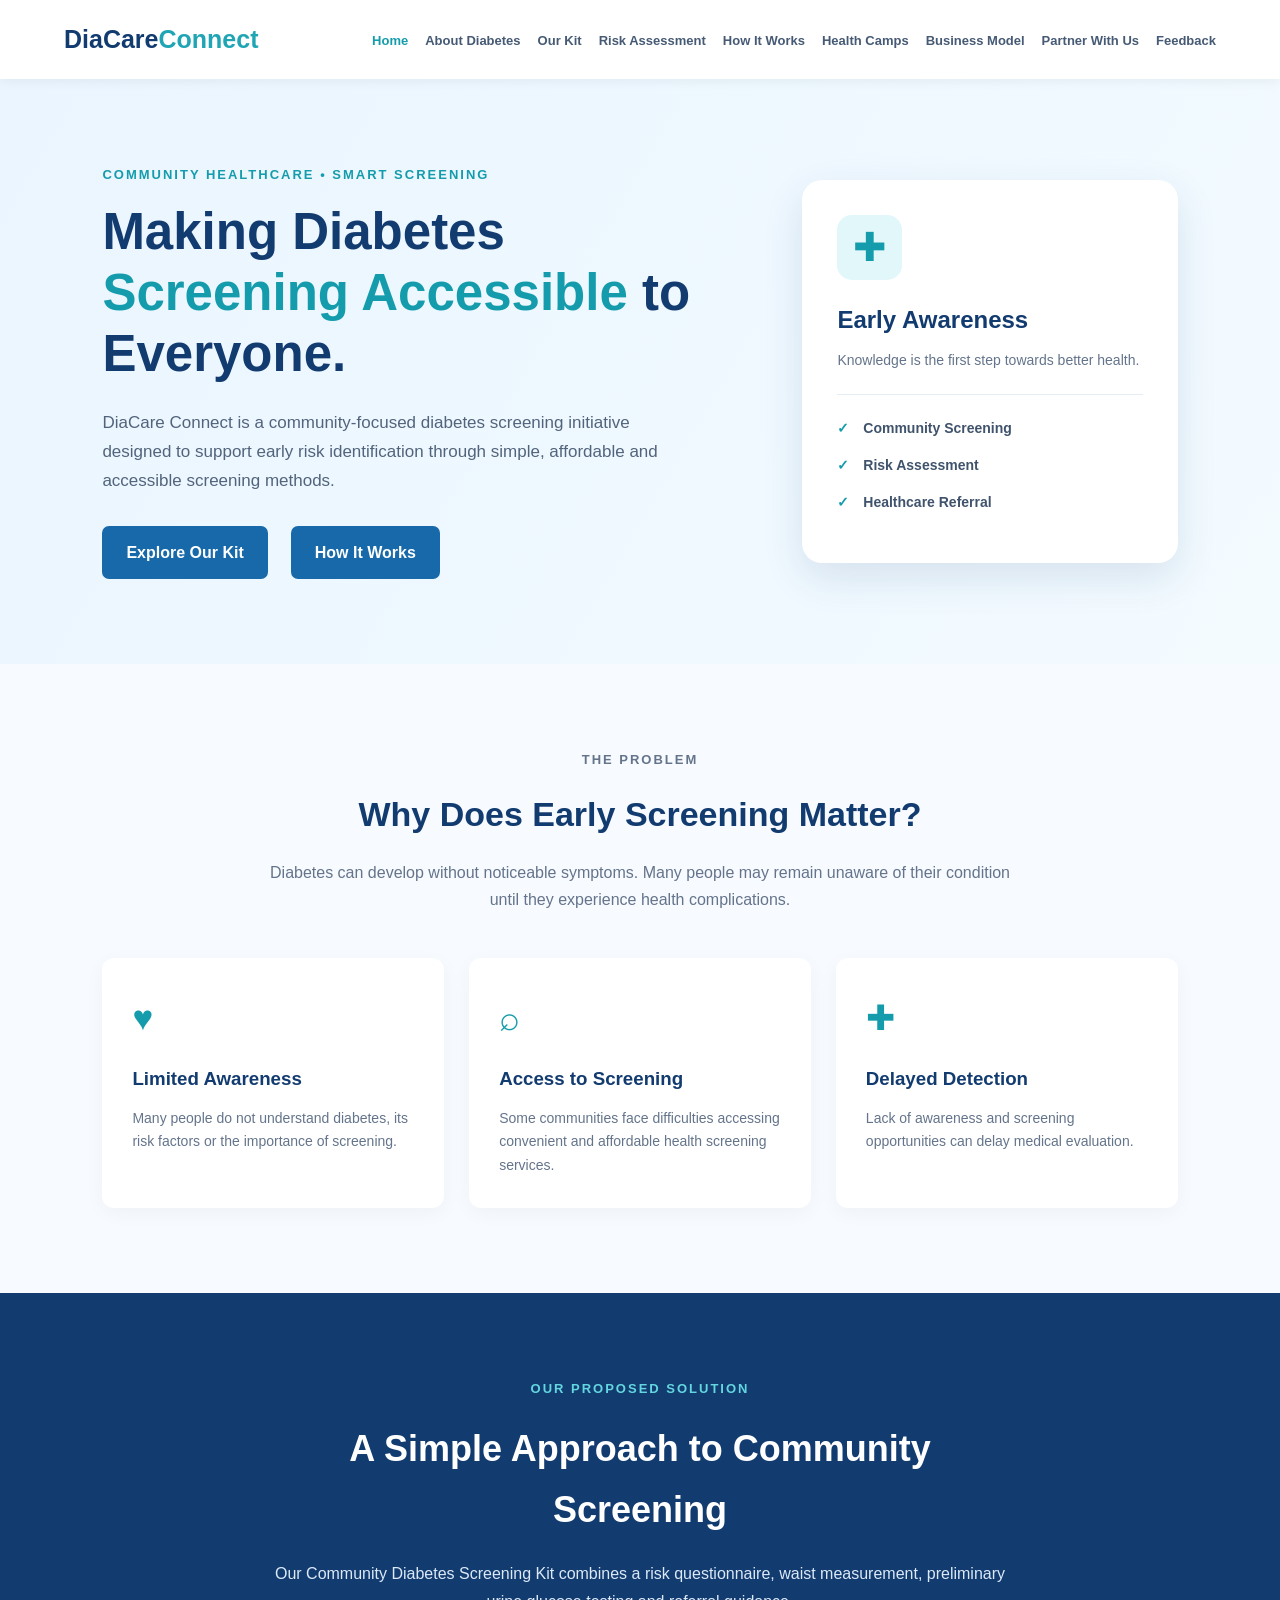
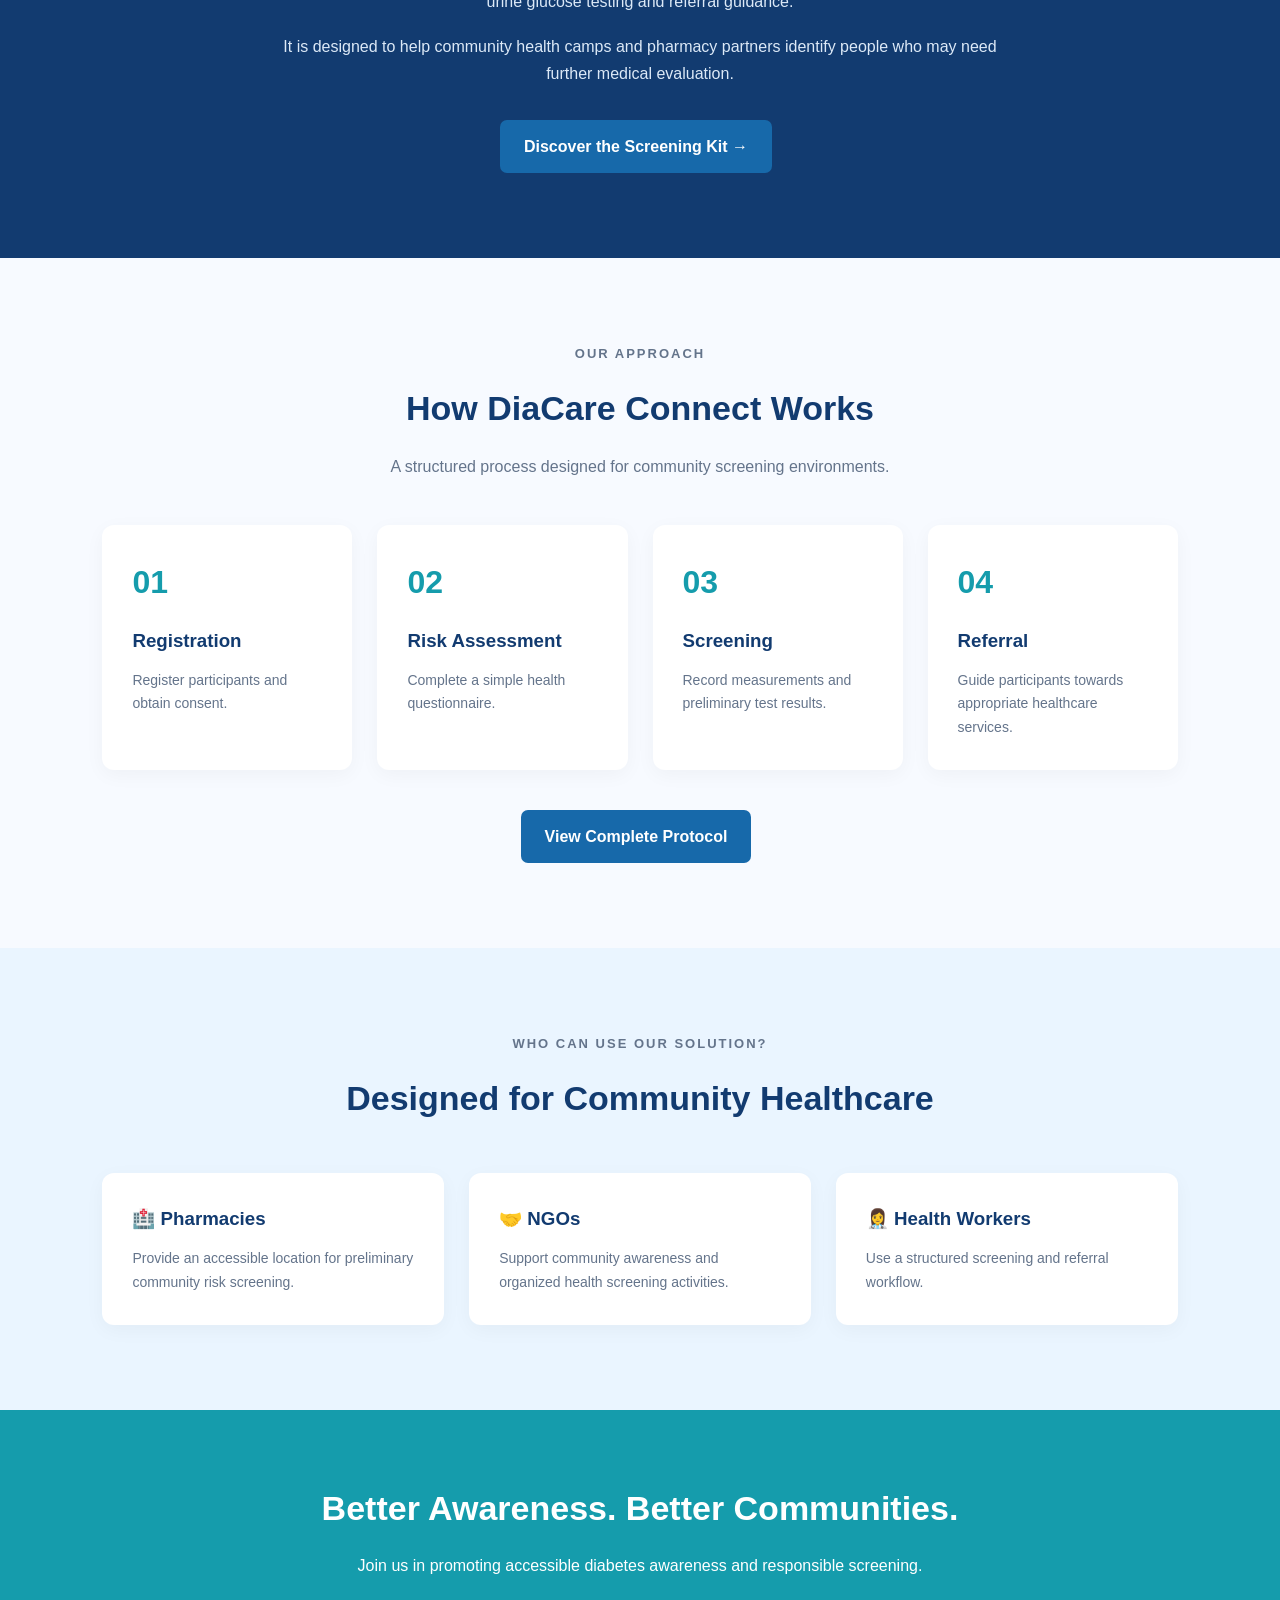
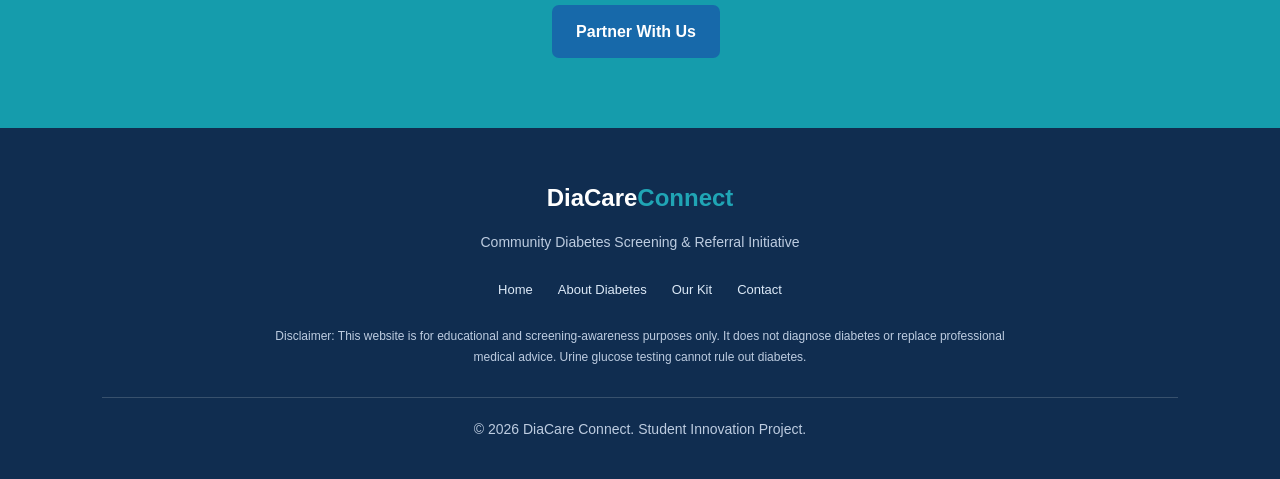
<file: index.html>
<!DOCTYPE html>
<html lang="en">
<head>
    <meta charset="UTF-8">
    <meta name="viewport" content="width=device-width, initial-scale=1.0">
    <title>DiaCare Connect | Home</title>
    <link rel="stylesheet" href="style.css">
</head>

<body>

    <!-- Navigation Bar -->
    <header>
        <nav class="navbar">
            <a href="index.html" class="logo">
                DiaCare<span>Connect</span>
            </a>

            <ul class="nav-links">
                <li><a href="index.html" class="active">Home</a></li>
                <li><a href="diabetes.html">About Diabetes</a></li>
                <li><a href="kit.html">Our Kit</a></li>
                <li><a href="assessment.html">Risk Assessment</a></li>
                <li><a href="protocol.html">How It Works</a></li>
                <li><a href="camps.html">Health Camps</a></li>
                <li><a href="business.html">Business Model</a></li>
                <li><a href="partner.html">Partner With Us</a></li>
                <li><a href="feedback.html">Feedback</a></li>
            </ul>
        </nav>
    </header>


    <!-- Hero Section -->
    <section class="hero">

        <div class="hero-content">

            <p class="tagline">COMMUNITY HEALTHCARE • SMART SCREENING</p>

            <h1>
                Making Diabetes
                <span>Screening Accessible</span>
                to Everyone.
            </h1>

            <p class="hero-description">
                DiaCare Connect is a community-focused diabetes
                screening initiative designed to support early
                risk identification through simple, affordable
                and accessible screening methods.
            </p>

            <div class="hero-buttons">
                <a href="kit.html" class="btn primary-btn">
                    Explore Our Kit
                </a>

                <a href="protocol.html" class="btn secondary-btn">
                    How It Works
                </a>
            </div>

        </div>

        <div class="hero-visual">

            <div class="medical-card">
                <div class="medical-icon">✚</div>
                <h2>Early Awareness</h2>
                <p>Knowledge is the first step towards better health.</p>

                <div class="card-divider"></div>

                <div class="feature">
                    <span>✓</span>
                    Community Screening
                </div>

                <div class="feature">
                    <span>✓</span>
                    Risk Assessment
                </div>

                <div class="feature">
                    <span>✓</span>
                    Healthcare Referral
                </div>
            </div>

        </div>

    </section>


    <!-- Problem Section -->
    <section class="section">

        <div class="section-heading">
            <p class="tagline">THE PROBLEM</p>

            <h2>Why Does Early Screening Matter?</h2>

            <p>
                Diabetes can develop without noticeable symptoms.
                Many people may remain unaware of their condition
                until they experience health complications.
            </p>
        </div>

        <div class="info-grid">

            <div class="info-card">
                <div class="info-icon">♥</div>
                <h3>Limited Awareness</h3>
                <p>
                    Many people do not understand diabetes,
                    its risk factors or the importance of screening.
                </p>
            </div>

            <div class="info-card">
                <div class="info-icon">⌕</div>
                <h3>Access to Screening</h3>
                <p>
                    Some communities face difficulties accessing
                    convenient and affordable health screening services.
                </p>
            </div>

            <div class="info-card">
                <div class="info-icon">✚</div>
                <h3>Delayed Detection</h3>
                <p>
                    Lack of awareness and screening opportunities
                    can delay medical evaluation.
                </p>
            </div>

        </div>

    </section>


    <!-- Our Solution -->
    <section class="solution-section">

        <div class="solution-content">

            <p class="tagline">OUR PROPOSED SOLUTION</p>

            <h2>A Simple Approach to Community Screening</h2>

            <p>
                Our Community Diabetes Screening Kit combines
                a risk questionnaire, waist measurement,
                preliminary urine glucose testing and
                referral guidance.
            </p>

            <p>
                It is designed to help community health camps
                and pharmacy partners identify people who
                may need further medical evaluation.
            </p>

            <a href="kit.html" class="btn primary-btn">
                Discover the Screening Kit →
            </a>

        </div>

    </section>


    <!-- Process Overview -->
    <section class="section">

        <div class="section-heading">

            <p class="tagline">OUR APPROACH</p>

            <h2>How DiaCare Connect Works</h2>

            <p>
                A structured process designed for community
                screening environments.
            </p>

        </div>

        <div class="process-grid">

            <div class="process-card">
                <span class="step-number">01</span>
                <h3>Registration</h3>
                <p>Register participants and obtain consent.</p>
            </div>

            <div class="process-card">
                <span class="step-number">02</span>
                <h3>Risk Assessment</h3>
                <p>Complete a simple health questionnaire.</p>
            </div>

            <div class="process-card">
                <span class="step-number">03</span>
                <h3>Screening</h3>
                <p>Record measurements and preliminary test results.</p>
            </div>

            <div class="process-card">
                <span class="step-number">04</span>
                <h3>Referral</h3>
                <p>Guide participants towards appropriate healthcare services.</p>
            </div>

        </div>

        <div class="center-button">
            <a href="protocol.html" class="btn primary-btn">
                View Complete Protocol
            </a>
        </div>

    </section>


    <!-- Target Users -->
    <section class="target-section">

        <div class="section-heading">

            <p class="tagline">WHO CAN USE OUR SOLUTION?</p>

            <h2>Designed for Community Healthcare</h2>

        </div>

        <div class="target-grid">

            <div class="target-card">
                <h3>🏥 Pharmacies</h3>
                <p>
                    Provide an accessible location for
                    preliminary community risk screening.
                </p>
            </div>

            <div class="target-card">
                <h3>🤝 NGOs</h3>
                <p>
                    Support community awareness and
                    organized health screening activities.
                </p>
            </div>

            <div class="target-card">
                <h3>👩‍⚕️ Health Workers</h3>
                <p>
                    Use a structured screening and
                    referral workflow.
                </p>
            </div>

        </div>

    </section>


    <!-- Call to Action -->
    <section class="cta-section">

        <h2>Better Awareness. Better Communities.</h2>

        <p>
            Join us in promoting accessible diabetes
            awareness and responsible screening.
        </p>

        <a href="partner.html" class="btn white-btn">
            Partner With Us
        </a>

    </section>


    <!-- Footer -->
    <footer>

        <h2>DiaCare<span>Connect</span></h2>

        <p>
            Community Diabetes Screening & Referral Initiative
        </p>

        <div class="footer-links">
            <a href="index.html">Home</a>
            <a href="diabetes.html">About Diabetes</a>
            <a href="kit.html">Our Kit</a>
            <a href="partner.html">Contact</a>
        </div>

        <p class="disclaimer">
            Disclaimer: This website is for educational and
            screening-awareness purposes only. It does not
            diagnose diabetes or replace professional medical advice.
            Urine glucose testing cannot rule out diabetes.
        </p>

        <p class="copyright">
            © 2026 DiaCare Connect. Student Innovation Project.
        </p>

    </footer>

</body>
</html>
</file>
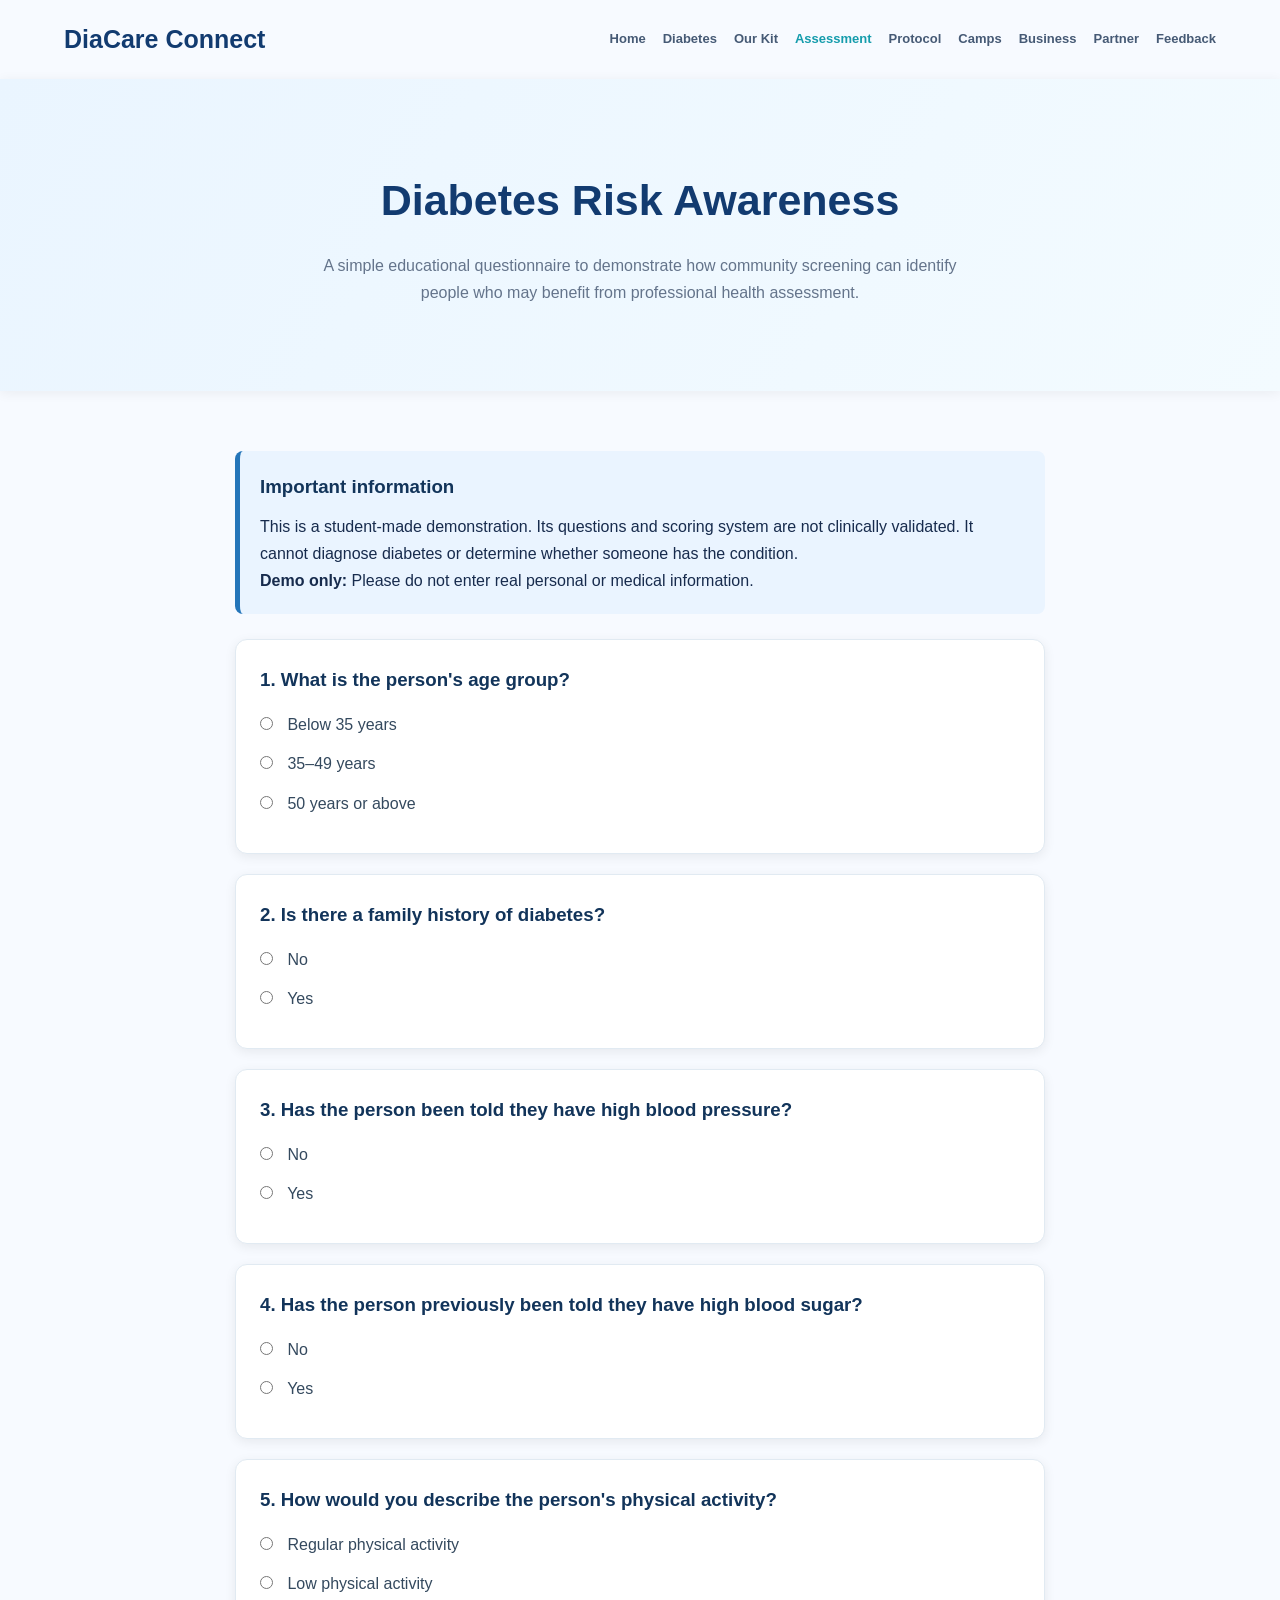
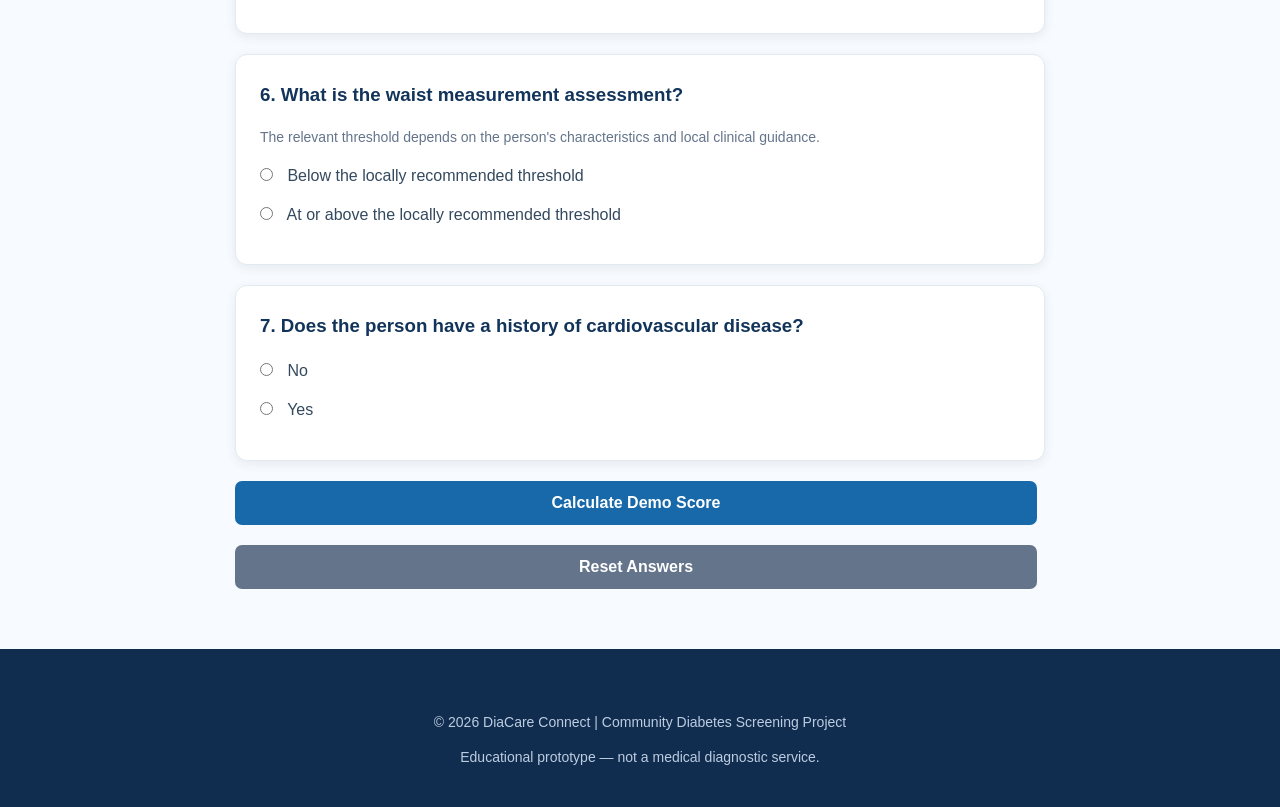
<file: assessment.html>
<!DOCTYPE html>
<html lang="en">
<head>
    <meta charset="UTF-8">
    <meta name="viewport" content="width=device-width, initial-scale=1.0">
    <title>Risk Assessment | DiaCare Connect</title>
    <link rel="stylesheet" href="style.css">
</head>
<body>

    <nav class="navbar">
        <div class="logo">DiaCare Connect</div>
        <div class="nav-links">
            <a href="index.html">Home</a>
            <a href="diabetes.html">Diabetes</a>
            <a href="kit.html">Our Kit</a>
            <a href="assessment.html" class="active">Assessment</a>
            <a href="protocol.html">Protocol</a>
            <a href="camps.html">Camps</a>
            <a href="business.html">Business</a>
            <a href="partner.html">Partner</a>
            <a href="feedback.html">Feedback</a>
        </div>
    </nav>

    <header class="page-hero">
        <h1>Diabetes Risk Awareness</h1>
        <p>A simple educational questionnaire to demonstrate how community screening can identify people who may benefit from professional health assessment.</p>
    </header>

    <section class="assessment-section">
        <div class="assessment-notice">
            <h3>Important information</h3>
            <p>This is a student-made demonstration. Its questions and scoring system are not clinically validated. It cannot diagnose diabetes or determine whether someone has the condition.</p>
            <p><strong>Demo only:</strong> Please do not enter real personal or medical information.</p>
        </div>

        <form id="riskForm" class="assessment-form">

            <div class="question-card">
                <h3>1. What is the person's age group?</h3>
                <label><input type="radio" name="age" value="0" required> Below 35 years</label>
                <label><input type="radio" name="age" value="1"> 35–49 years</label>
                <label><input type="radio" name="age" value="2"> 50 years or above</label>
            </div>

            <div class="question-card">
                <h3>2. Is there a family history of diabetes?</h3>
                <label><input type="radio" name="family" value="0" required> No</label>
                <label><input type="radio" name="family" value="2"> Yes</label>
            </div>

            <div class="question-card">
                <h3>3. Has the person been told they have high blood pressure?</h3>
                <label><input type="radio" name="bp" value="0" required> No</label>
                <label><input type="radio" name="bp" value="1"> Yes</label>
            </div>

            <div class="question-card">
                <h3>4. Has the person previously been told they have high blood sugar?</h3>
                <label><input type="radio" name="sugar" value="0" required> No</label>
                <label><input type="radio" name="sugar" value="2"> Yes</label>
            </div>

            <div class="question-card">
                <h3>5. How would you describe the person's physical activity?</h3>
                <label><input type="radio" name="activity" value="0" required> Regular physical activity</label>
                <label><input type="radio" name="activity" value="1"> Low physical activity</label>
            </div>

            <div class="question-card">
                <h3>6. What is the waist measurement assessment?</h3>
                <p class="question-note">The relevant threshold depends on the person's characteristics and local clinical guidance.</p>
                <label><input type="radio" name="waist" value="0" required> Below the locally recommended threshold</label>
                <label><input type="radio" name="waist" value="1"> At or above the locally recommended threshold</label>
            </div>

            <div class="question-card">
                <h3>7. Does the person have a history of cardiovascular disease?</h3>
                <label><input type="radio" name="cardio" value="0" required> No</label>
                <label><input type="radio" name="cardio" value="1"> Yes</label>
            </div>

            <button type="submit" class="btn">Calculate Demo Score</button>
            <button type="reset" class="btn reset-btn">Reset Answers</button>
        </form>

        <div id="result" class="result-box" aria-live="polite" hidden>
            <h2>Demo Assessment Result</h2>
            <p>Your prototype score: <strong id="score"></strong> / 10</p>
            <h3 id="category"></h3>
            <p id="message"></p>
            <p class="result-warning">This score is for demonstration only. It is not a diagnosis, and it should not be used to make healthcare decisions. A qualified health professional can advise on appropriate testing, such as blood glucose or HbA1c testing.</p>
        </div>

    </section>

    <footer>
        <p>© 2026 DiaCare Connect | Community Diabetes Screening Project</p>
        <p>Educational prototype — not a medical diagnostic service.</p>
    </footer>

    <script>
        const form = document.getElementById("riskForm");
        const result = document.getElementById("result");

        form.addEventListener("submit", function(event) {
            event.preventDefault();

            const fields = [
                "age", "family", "bp", "sugar",
                "activity", "waist", "cardio"
            ];

            let total = 0;

            for (const field of fields) {
                const selected = form.querySelector(
                    'input[name="' + field + '"]:checked'
                );

                if (!selected) {
                    return;
                }

                total += Number(selected.value);
            }

            document.getElementById("score").textContent = total;

            let category = "";
            let message = "";

            if (total <= 2) {
                category = "Low prototype score band";
                message = "This is a low band in the demonstration scoring system. It does not rule out diabetes or replace appropriate health checks.";
            } else if (total <= 5) {
                category = "Moderate prototype score band";
                message = "This is a moderate band in the demonstration scoring system. Discuss any health concerns with a qualified health professional.";
            } else {
                category = "High prototype score band";
                message = "This is a high band in the demonstration scoring system. A qualified health professional can advise whether confirmatory testing is appropriate.";
            }

            document.getElementById("category").textContent = category;
            document.getElementById("message").textContent = message;

            result.hidden = false;
            result.scrollIntoView({ behavior: "smooth" });
        });

        form.addEventListener("reset", function() {
            result.hidden = true;
        });
    </script>

</body>
</html>
</file>
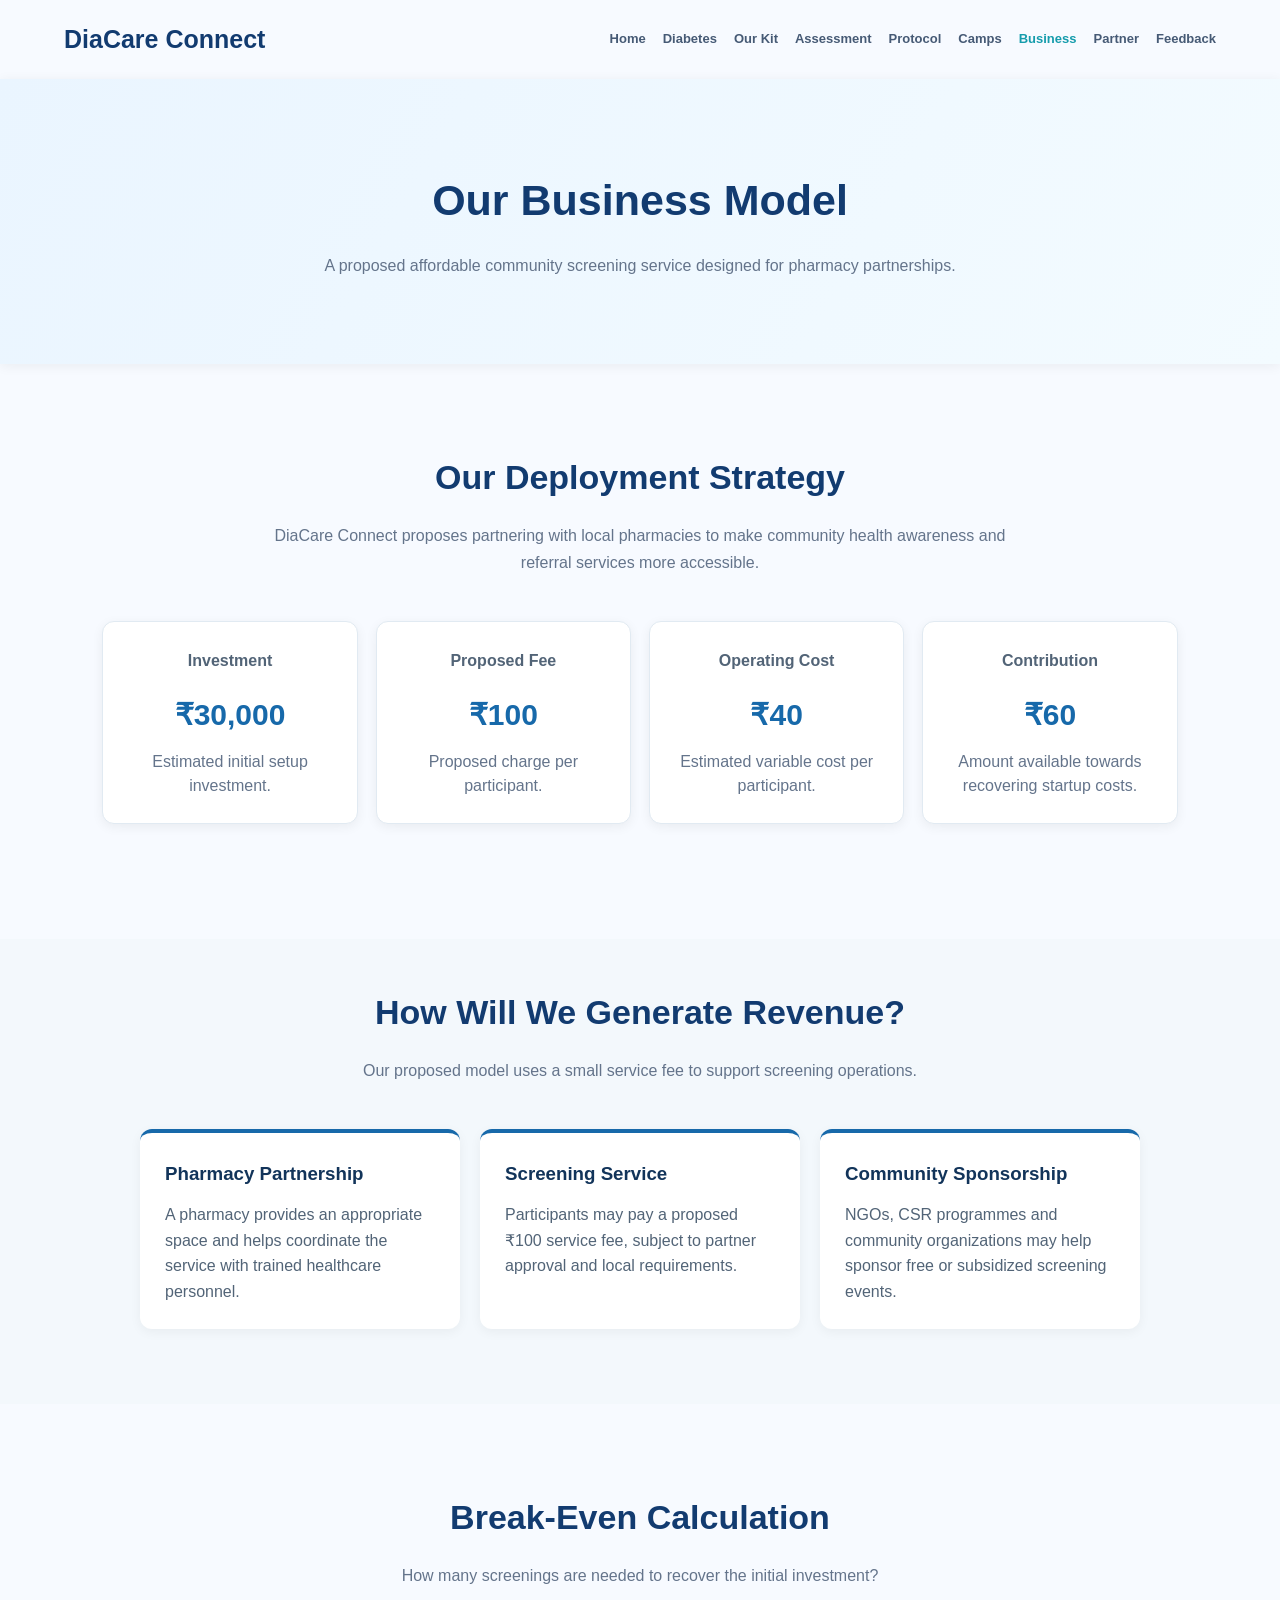
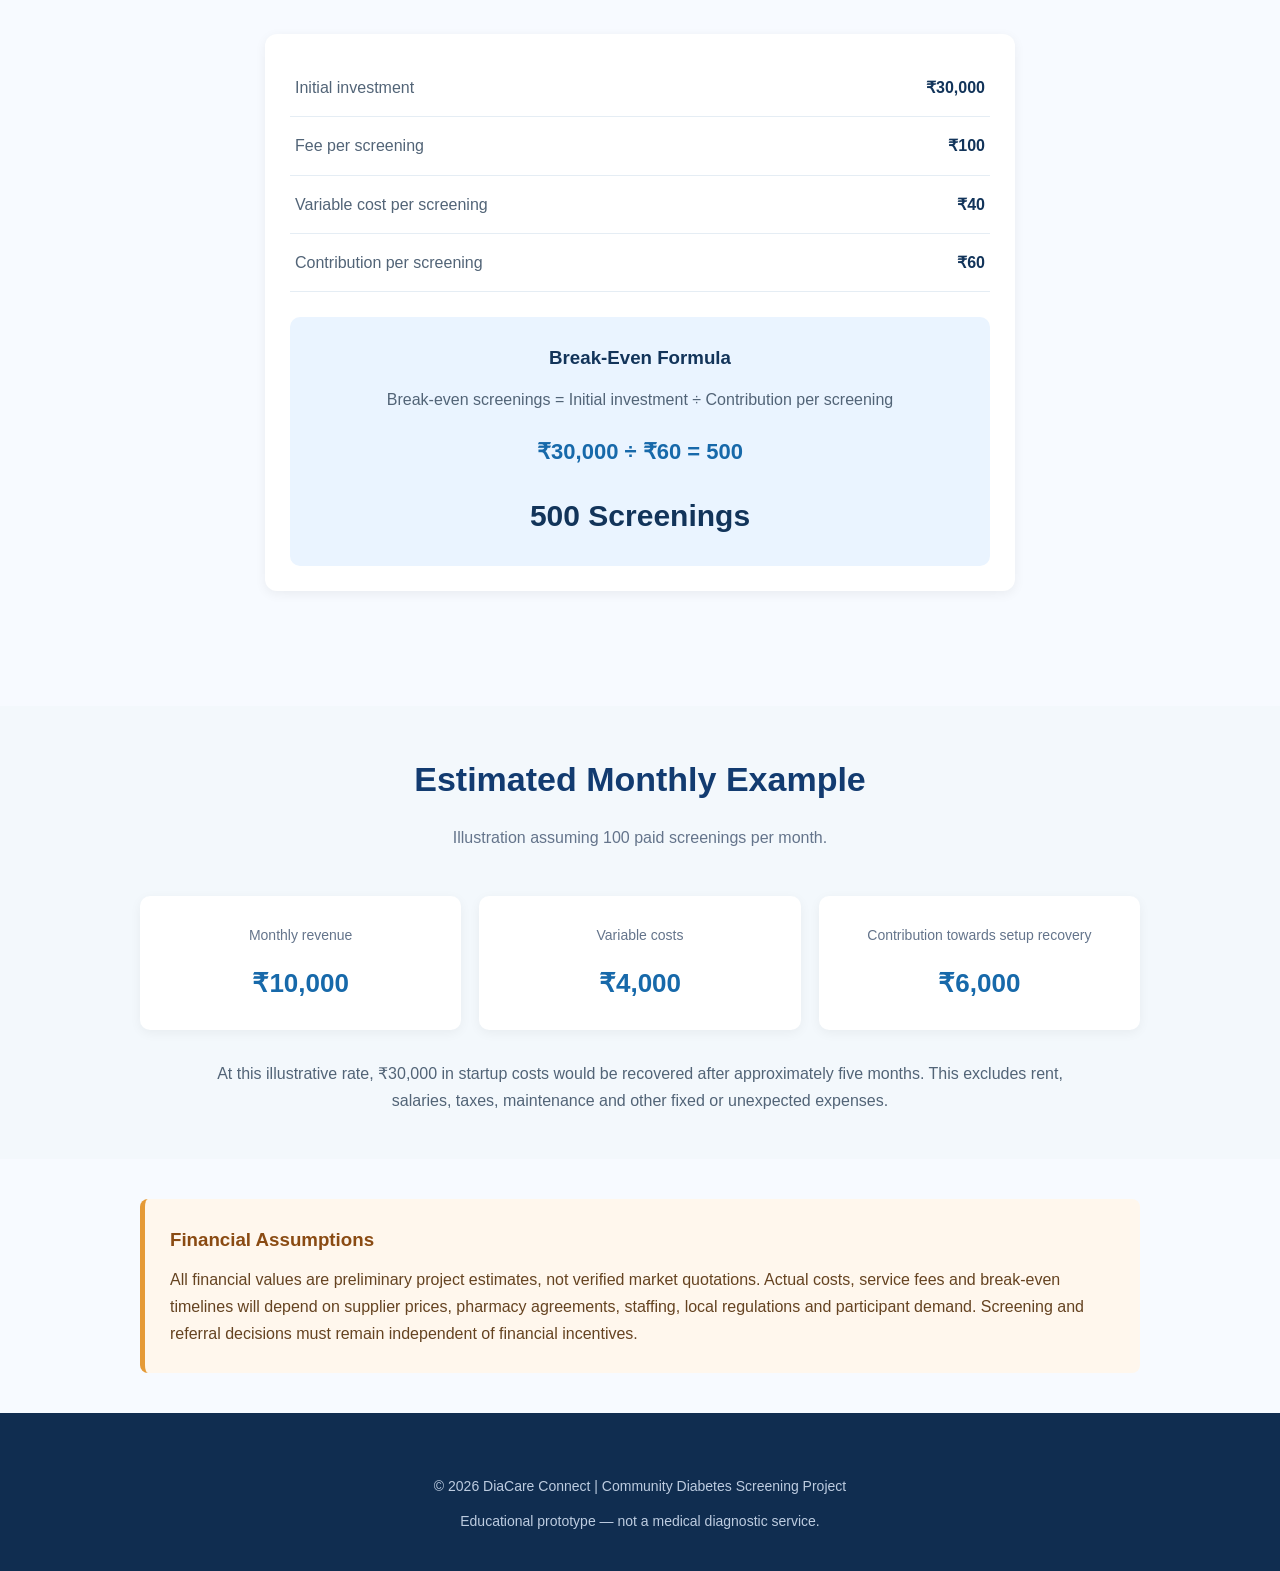
<file: business.html>
<!DOCTYPE html>
<html lang="en">
<head>
    <meta charset="UTF-8">
    <meta name="viewport" content="width=device-width, initial-scale=1.0">
    <title>Business Model | DiaCare Connect</title>
    <link rel="stylesheet" href="style.css">
</head>
<body>

    <nav class="navbar">
        <div class="logo">DiaCare Connect</div>
        <div class="nav-links">
            <a href="index.html">Home</a>
            <a href="diabetes.html">Diabetes</a>
            <a href="kit.html">Our Kit</a>
            <a href="assessment.html">Assessment</a>
            <a href="protocol.html">Protocol</a>
            <a href="camps.html">Camps</a>
            <a href="business.html" class="active">Business</a>
            <a href="partner.html">Partner</a>
            <a href="feedback.html">Feedback</a>
        </div>
    </nav>

    <header class="page-hero">
        <h1>Our Business Model</h1>
        <p>A proposed affordable community screening service designed for pharmacy partnerships.</p>
    </header>

    <section class="section">
        <div class="section-heading">
            <h2>Our Deployment Strategy</h2>
            <p>DiaCare Connect proposes partnering with local pharmacies to make community health awareness and referral services more accessible.</p>
        </div>

        <div class="business-grid">
            <div class="business-card">
                <h3>Investment</h3>
                <p class="business-amount">₹30,000</p>
                <p>Estimated initial setup investment.</p>
            </div>

            <div class="business-card">
                <h3>Proposed Fee</h3>
                <p class="business-amount">₹100</p>
                <p>Proposed charge per participant.</p>
            </div>

            <div class="business-card">
                <h3>Operating Cost</h3>
                <p class="business-amount">₹40</p>
                <p>Estimated variable cost per participant.</p>
            </div>

            <div class="business-card">
                <h3>Contribution</h3>
                <p class="business-amount">₹60</p>
                <p>Amount available towards recovering startup costs.</p>
            </div>
        </div>
    </section>

    <section class="business-section">
        <div class="section-heading">
            <h2>How Will We Generate Revenue?</h2>
            <p>Our proposed model uses a small service fee to support screening operations.</p>
        </div>

        <div class="revenue-content">
            <div class="revenue-card">
                <h3>Pharmacy Partnership</h3>
                <p>A pharmacy provides an appropriate space and helps coordinate the service with trained healthcare personnel.</p>
            </div>

            <div class="revenue-card">
                <h3>Screening Service</h3>
                <p>Participants may pay a proposed ₹100 service fee, subject to partner approval and local requirements.</p>
            </div>

            <div class="revenue-card">
                <h3>Community Sponsorship</h3>
                <p>NGOs, CSR programmes and community organizations may help sponsor free or subsidized screening events.</p>
            </div>
        </div>
    </section>

    <section class="section">
        <div class="section-heading">
            <h2>Break-Even Calculation</h2>
            <p>How many screenings are needed to recover the initial investment?</p>
        </div>

        <div class="calculation-box">
            <div class="calculation-row">
                <span>Initial investment</span>
                <strong>₹30,000</strong>
            </div>

            <div class="calculation-row">
                <span>Fee per screening</span>
                <strong>₹100</strong>
            </div>

            <div class="calculation-row">
                <span>Variable cost per screening</span>
                <strong>₹40</strong>
            </div>

            <div class="calculation-row">
                <span>Contribution per screening</span>
                <strong>₹60</strong>
            </div>

            <div class="formula-box">
                <h3>Break-Even Formula</h3>
                <p>Break-even screenings = Initial investment ÷ Contribution per screening</p>
                <p class="formula">₹30,000 ÷ ₹60 = 500</p>
                <h2>500 Screenings</h2>
            </div>
        </div>
    </section>

    <section class="business-section">
        <div class="section-heading">
            <h2>Estimated Monthly Example</h2>
            <p>Illustration assuming 100 paid screenings per month.</p>
        </div>

        <div class="monthly-card">
            <div>
                <span>Monthly revenue</span>
                <h3>₹10,000</h3>
            </div>

            <div>
                <span>Variable costs</span>
                <h3>₹4,000</h3>
            </div>

            <div>
                <span>Contribution towards setup recovery</span>
                <h3>₹6,000</h3>
            </div>
        </div>

        <p class="business-note">
            At this illustrative rate, ₹30,000 in startup costs would be recovered after approximately five months. This excludes rent, salaries, taxes, maintenance and other fixed or unexpected expenses.
        </p>
    </section>

    <section class="disclaimer-section">
        <h3>Financial Assumptions</h3>
        <p>All financial values are preliminary project estimates, not verified market quotations. Actual costs, service fees and break-even timelines will depend on supplier prices, pharmacy agreements, staffing, local regulations and participant demand. Screening and referral decisions must remain independent of financial incentives.</p>
    </section>

    <footer>
        <p>© 2026 DiaCare Connect | Community Diabetes Screening Project</p>
        <p>Educational prototype — not a medical diagnostic service.</p>
    </footer>

</body>
</html>
</file>
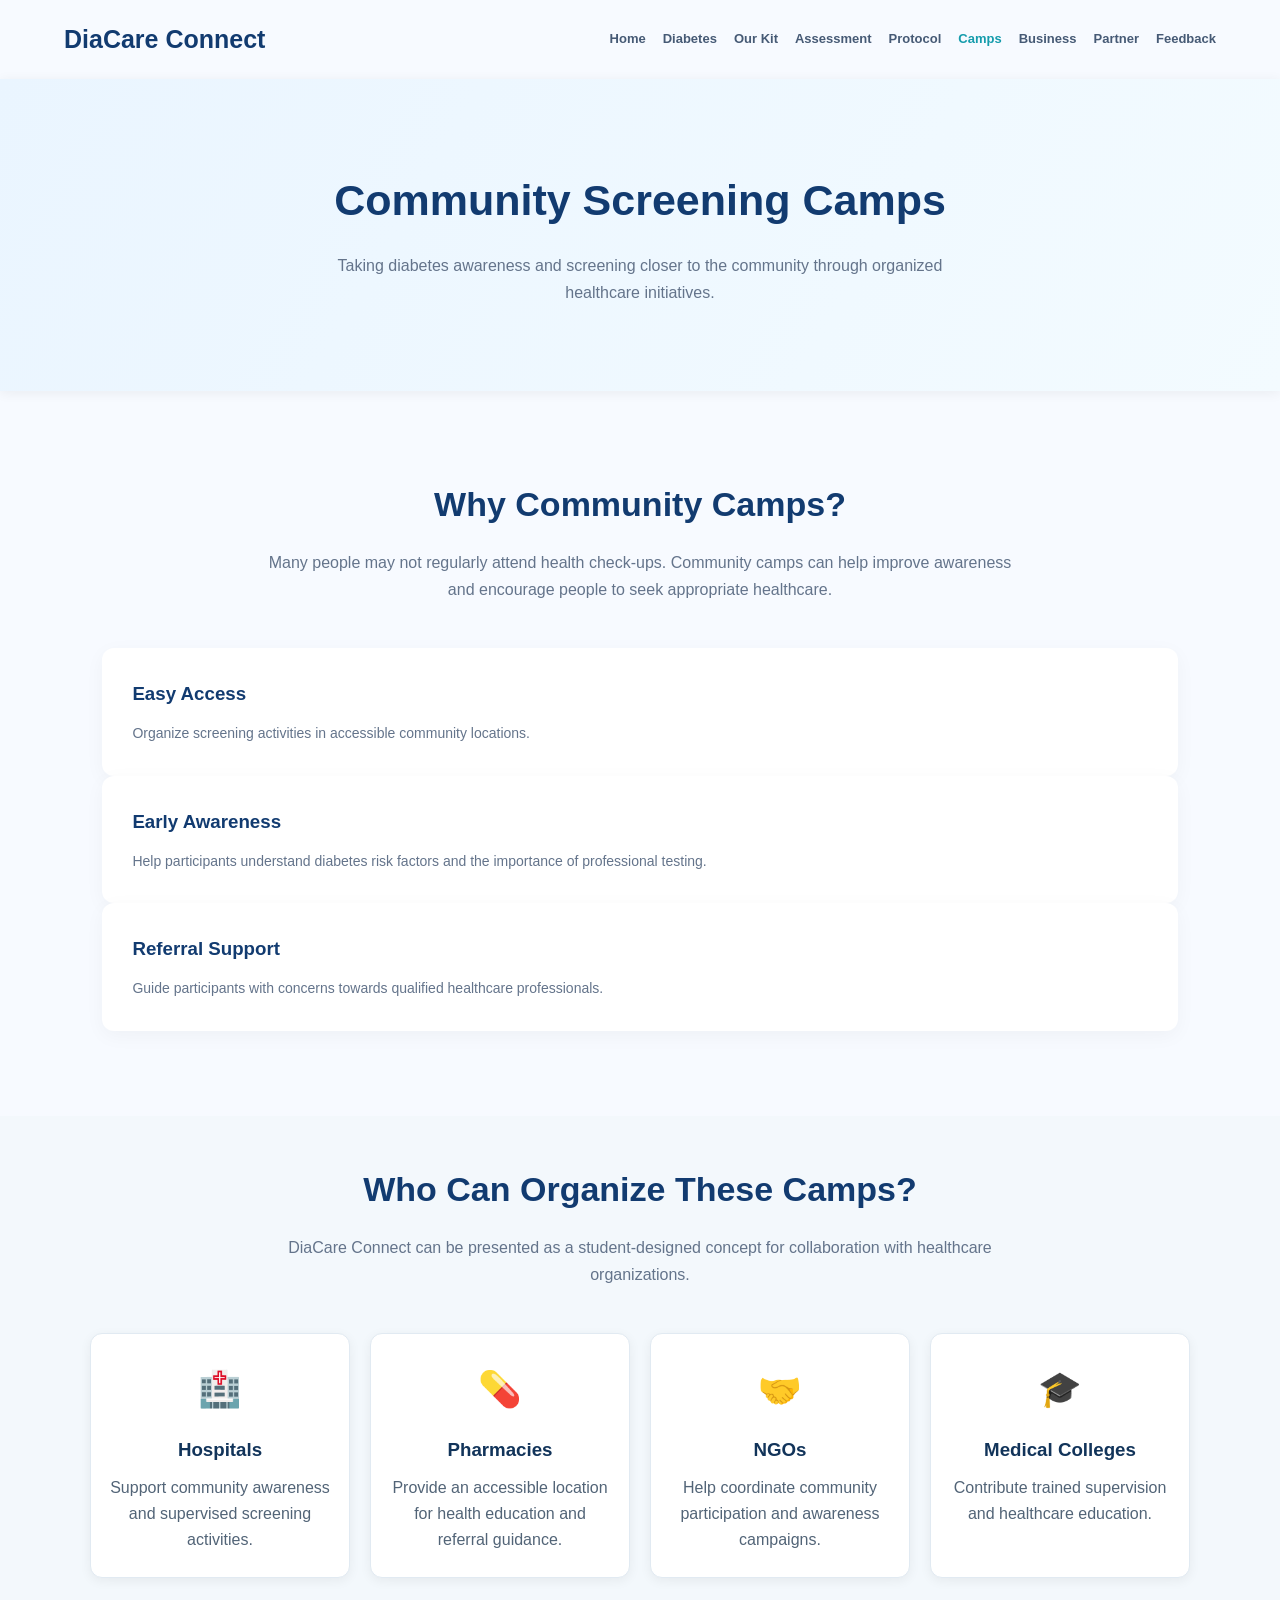
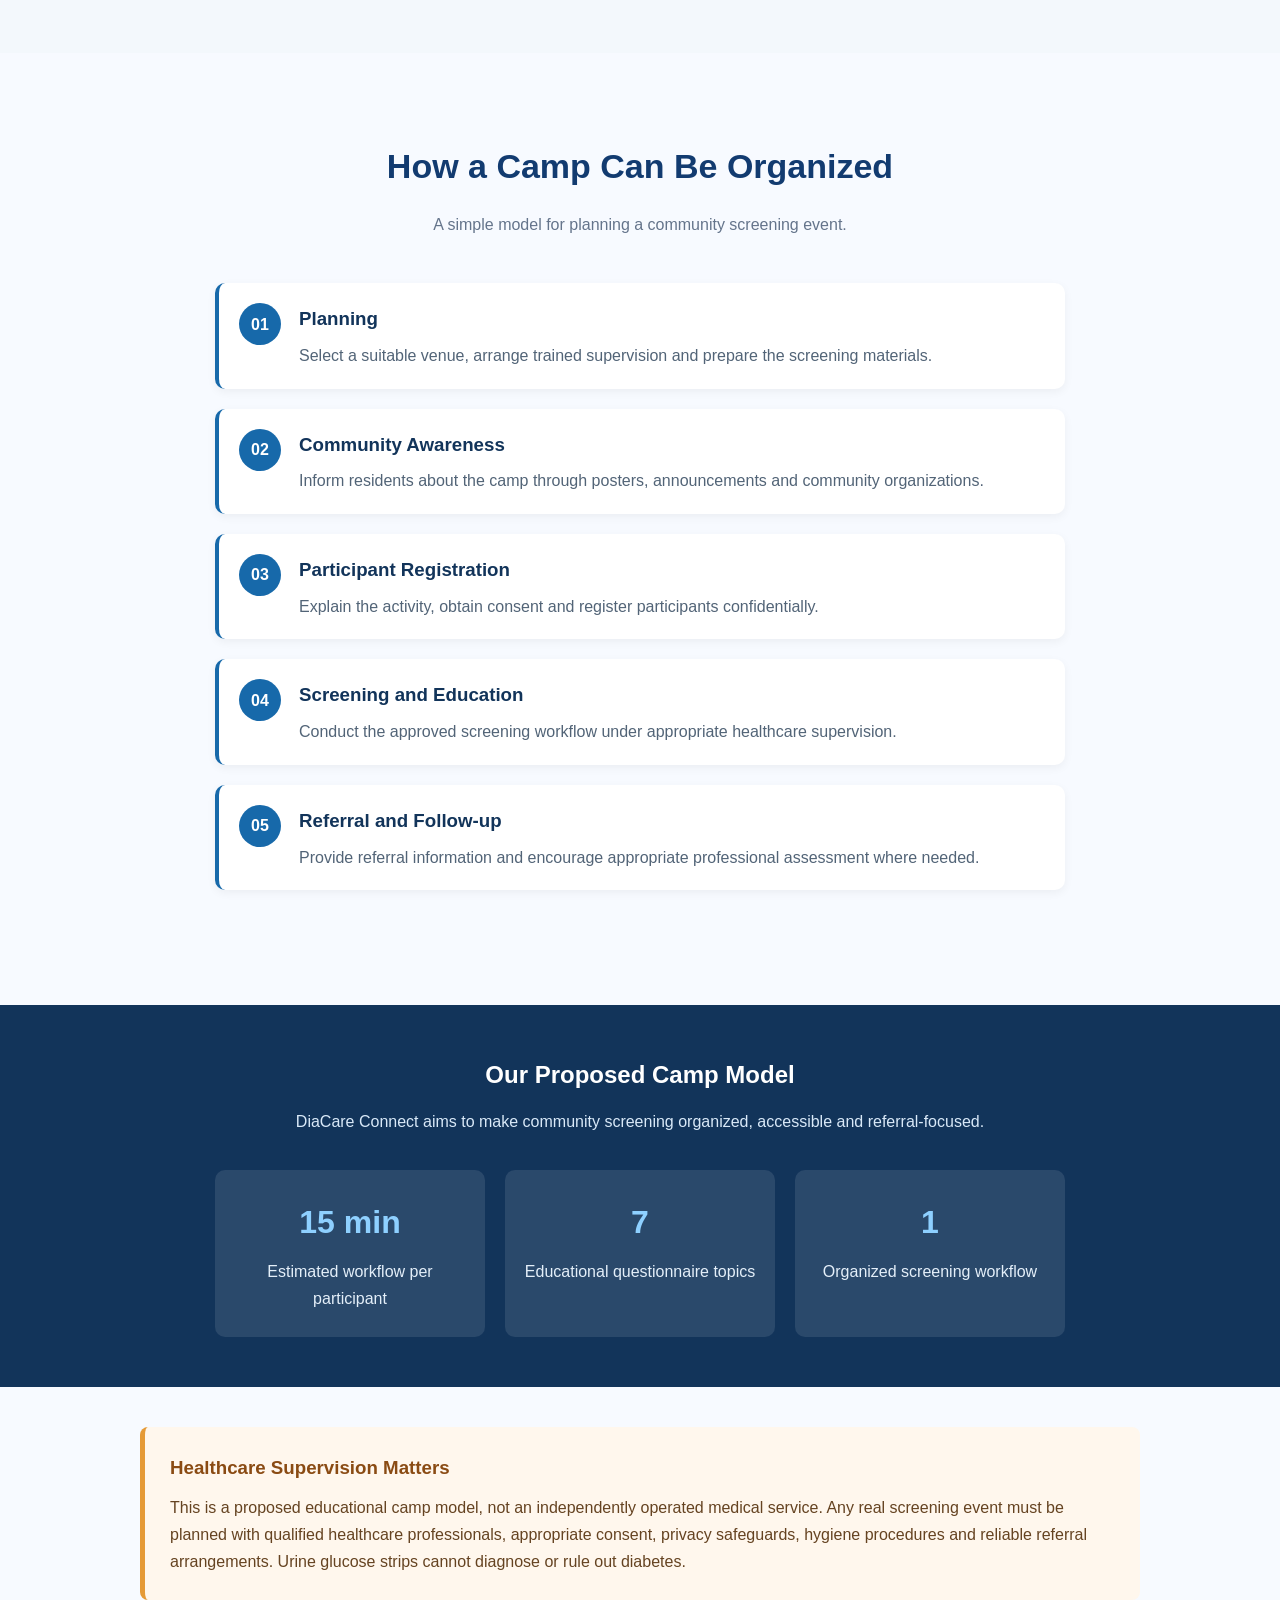
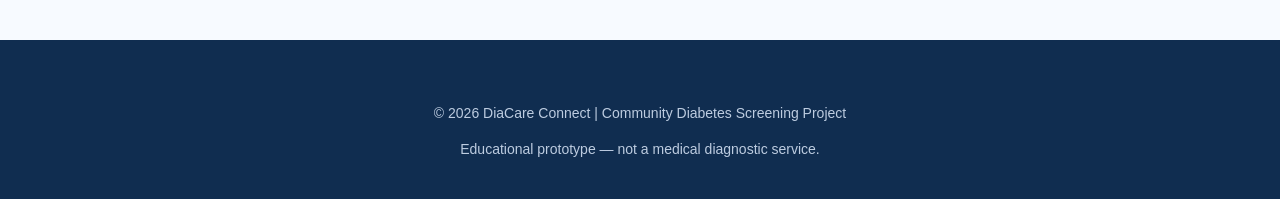
<file: camps.html>
<!DOCTYPE html>
<html lang="en">
<head>
    <meta charset="UTF-8">
    <meta name="viewport" content="width=device-width, initial-scale=1.0">
    <title>Community Camps | DiaCare Connect</title>
    <link rel="stylesheet" href="style.css">
</head>
<body>

    <nav class="navbar">
        <div class="logo">DiaCare Connect</div>
        <div class="nav-links">
            <a href="index.html">Home</a>
            <a href="diabetes.html">Diabetes</a>
            <a href="kit.html">Our Kit</a>
            <a href="assessment.html">Assessment</a>
            <a href="protocol.html">Protocol</a>
            <a href="camps.html" class="active">Camps</a>
            <a href="business.html">Business</a>
            <a href="partner.html">Partner</a>
            <a href="feedback.html">Feedback</a>
        </div>
    </nav>

    <header class="page-hero">
        <h1>Community Screening Camps</h1>
        <p>Taking diabetes awareness and screening closer to the community through organized healthcare initiatives.</p>
    </header>

    <section class="section">
        <div class="section-heading">
            <h2>Why Community Camps?</h2>
            <p>Many people may not regularly attend health check-ups. Community camps can help improve awareness and encourage people to seek appropriate healthcare.</p>
        </div>

        <div class="card-grid">
            <div class="info-card">
                <h3>Easy Access</h3>
                <p>Organize screening activities in accessible community locations.</p>
            </div>

            <div class="info-card">
                <h3>Early Awareness</h3>
                <p>Help participants understand diabetes risk factors and the importance of professional testing.</p>
            </div>

            <div class="info-card">
                <h3>Referral Support</h3>
                <p>Guide participants with concerns towards qualified healthcare professionals.</p>
            </div>
        </div>
    </section>

    <section class="camp-section">
        <div class="section-heading">
            <h2>Who Can Organize These Camps?</h2>
            <p>DiaCare Connect can be presented as a student-designed concept for collaboration with healthcare organizations.</p>
        </div>

        <div class="partner-grid">
            <div class="partner-card">
                <div class="partner-icon">🏥</div>
                <h3>Hospitals</h3>
                <p>Support community awareness and supervised screening activities.</p>
            </div>

            <div class="partner-card">
                <div class="partner-icon">💊</div>
                <h3>Pharmacies</h3>
                <p>Provide an accessible location for health education and referral guidance.</p>
            </div>

            <div class="partner-card">
                <div class="partner-icon">🤝</div>
                <h3>NGOs</h3>
                <p>Help coordinate community participation and awareness campaigns.</p>
            </div>

            <div class="partner-card">
                <div class="partner-icon">🎓</div>
                <h3>Medical Colleges</h3>
                <p>Contribute trained supervision and healthcare education.</p>
            </div>
        </div>
    </section>

    <section class="section">
        <div class="section-heading">
            <h2>How a Camp Can Be Organized</h2>
            <p>A simple model for planning a community screening event.</p>
        </div>

        <div class="camp-timeline">

            <div class="timeline-item">
                <span>01</span>
                <div>
                    <h3>Planning</h3>
                    <p>Select a suitable venue, arrange trained supervision and prepare the screening materials.</p>
                </div>
            </div>

            <div class="timeline-item">
                <span>02</span>
                <div>
                    <h3>Community Awareness</h3>
                    <p>Inform residents about the camp through posters, announcements and community organizations.</p>
                </div>
            </div>

            <div class="timeline-item">
                <span>03</span>
                <div>
                    <h3>Participant Registration</h3>
                    <p>Explain the activity, obtain consent and register participants confidentially.</p>
                </div>
            </div>

            <div class="timeline-item">
                <span>04</span>
                <div>
                    <h3>Screening and Education</h3>
                    <p>Conduct the approved screening workflow under appropriate healthcare supervision.</p>
                </div>
            </div>

            <div class="timeline-item">
                <span>05</span>
                <div>
                    <h3>Referral and Follow-up</h3>
                    <p>Provide referral information and encourage appropriate professional assessment where needed.</p>
                </div>
            </div>

        </div>
    </section>

    <section class="camp-highlight">
        <h2>Our Proposed Camp Model</h2>
        <p>DiaCare Connect aims to make community screening organized, accessible and referral-focused.</p>

        <div class="camp-stats">
            <div>
                <h3>15 min</h3>
                <p>Estimated workflow per participant</p>
            </div>

            <div>
                <h3>7</h3>
                <p>Educational questionnaire topics</p>
            </div>

            <div>
                <h3>1</h3>
                <p>Organized screening workflow</p>
            </div>
        </div>
    </section>

    <section class="disclaimer-section">
        <h3>Healthcare Supervision Matters</h3>
        <p>This is a proposed educational camp model, not an independently operated medical service. Any real screening event must be planned with qualified healthcare professionals, appropriate consent, privacy safeguards, hygiene procedures and reliable referral arrangements. Urine glucose strips cannot diagnose or rule out diabetes.</p>
    </section>

    <footer>
        <p>© 2026 DiaCare Connect | Community Diabetes Screening Project</p>
        <p>Educational prototype — not a medical diagnostic service.</p>
    </footer>

</body>
</html>
</file>
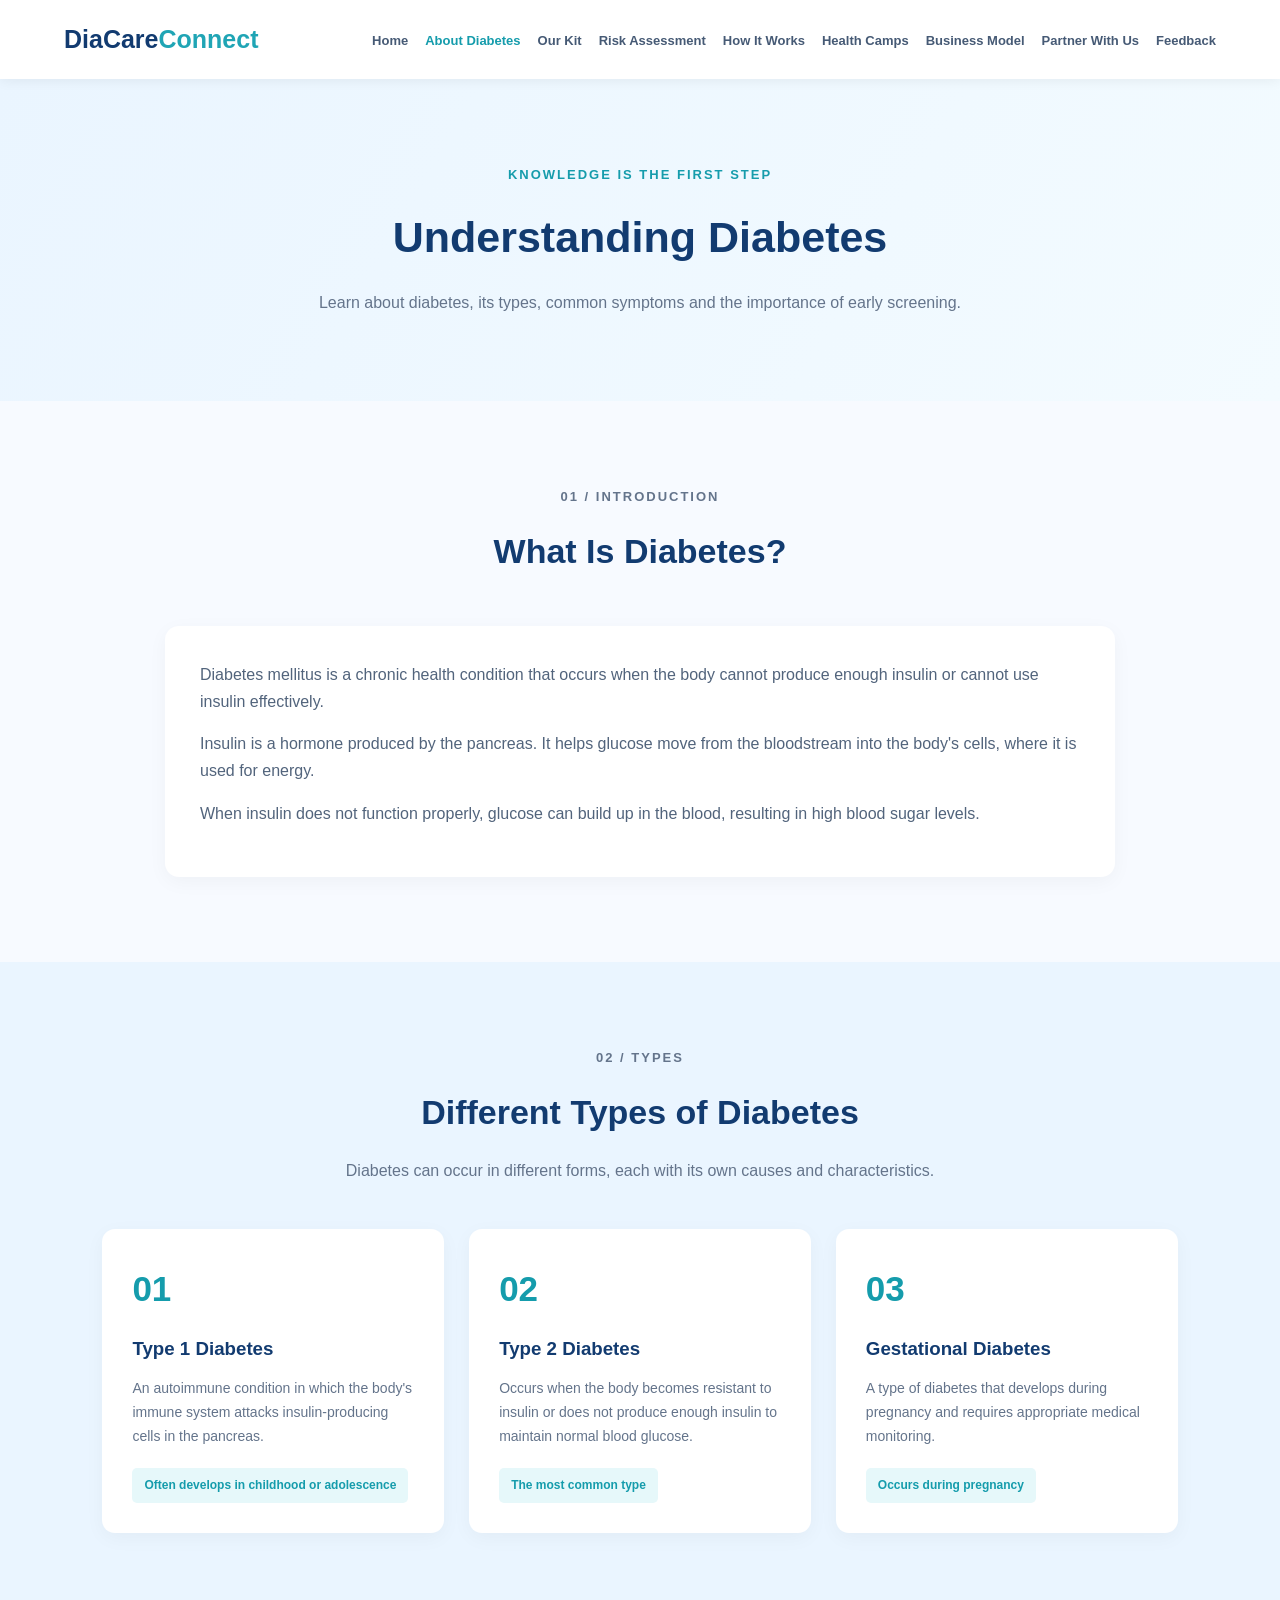
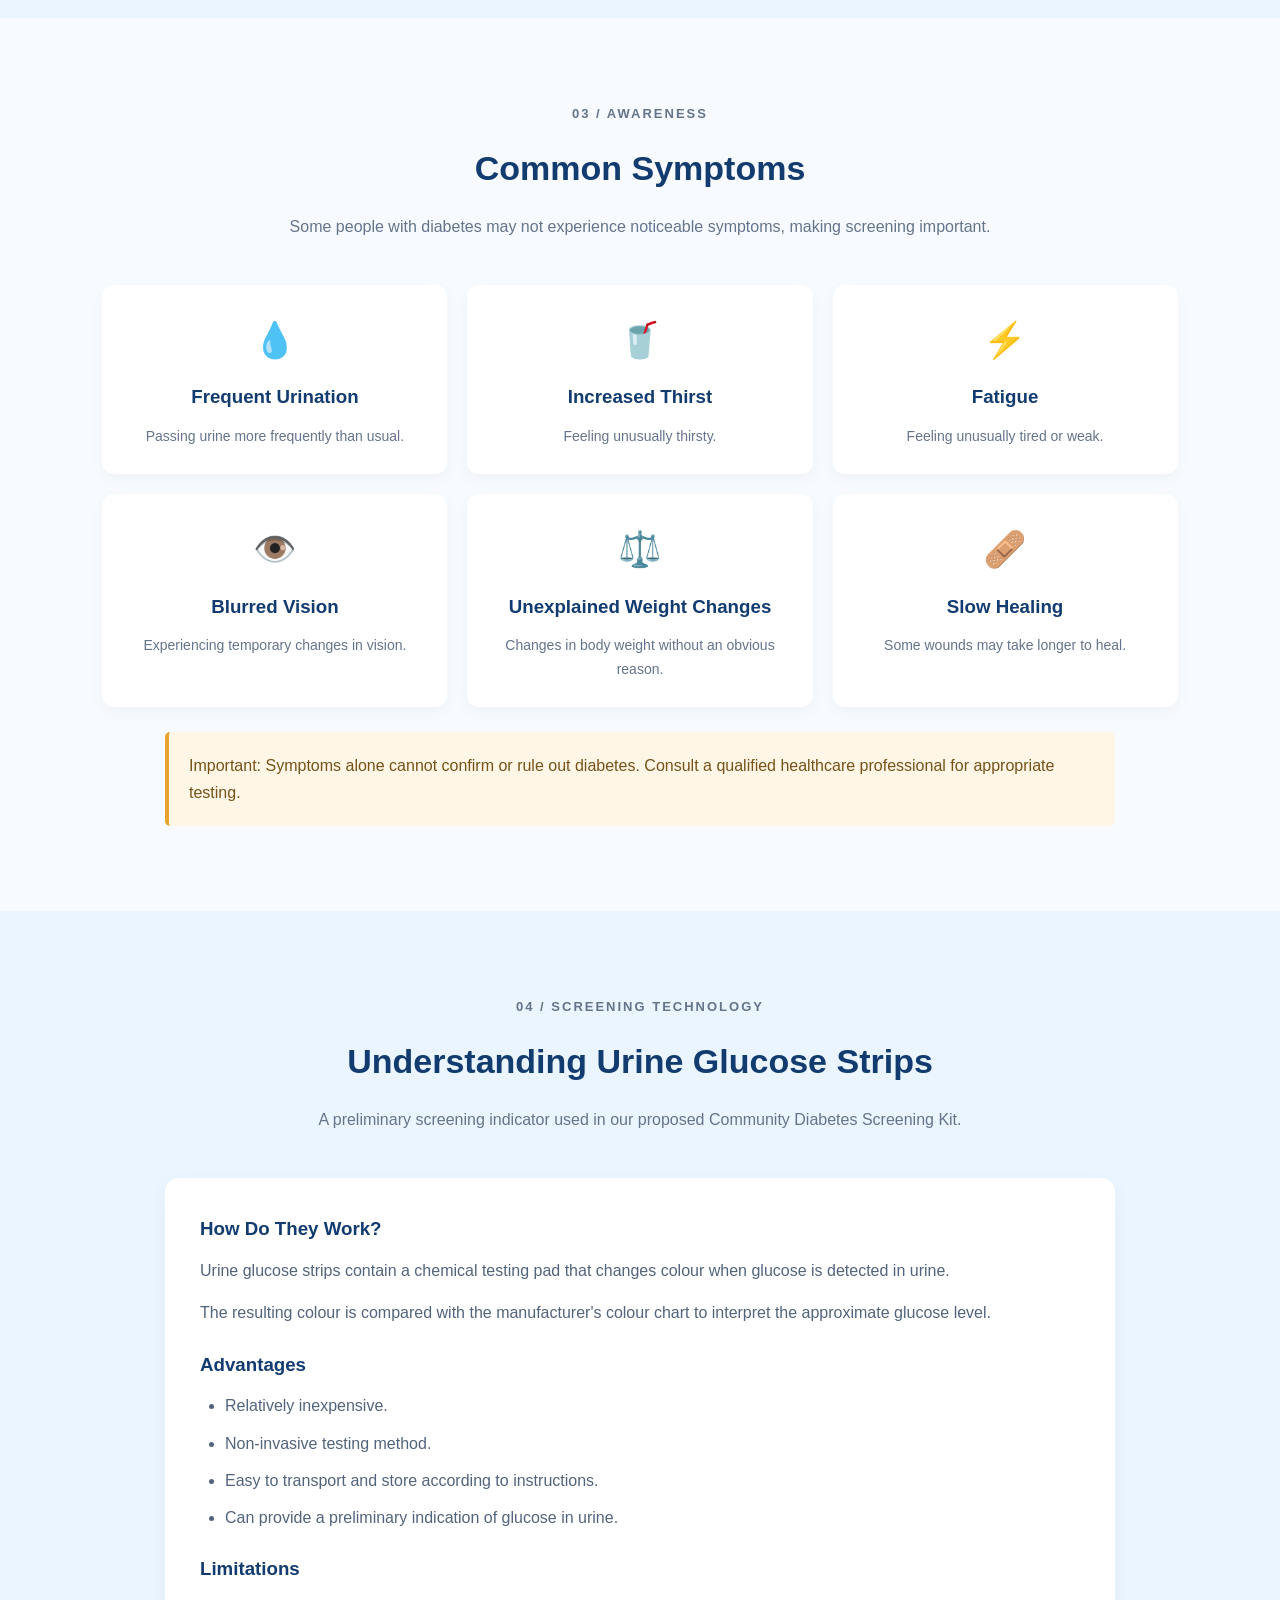
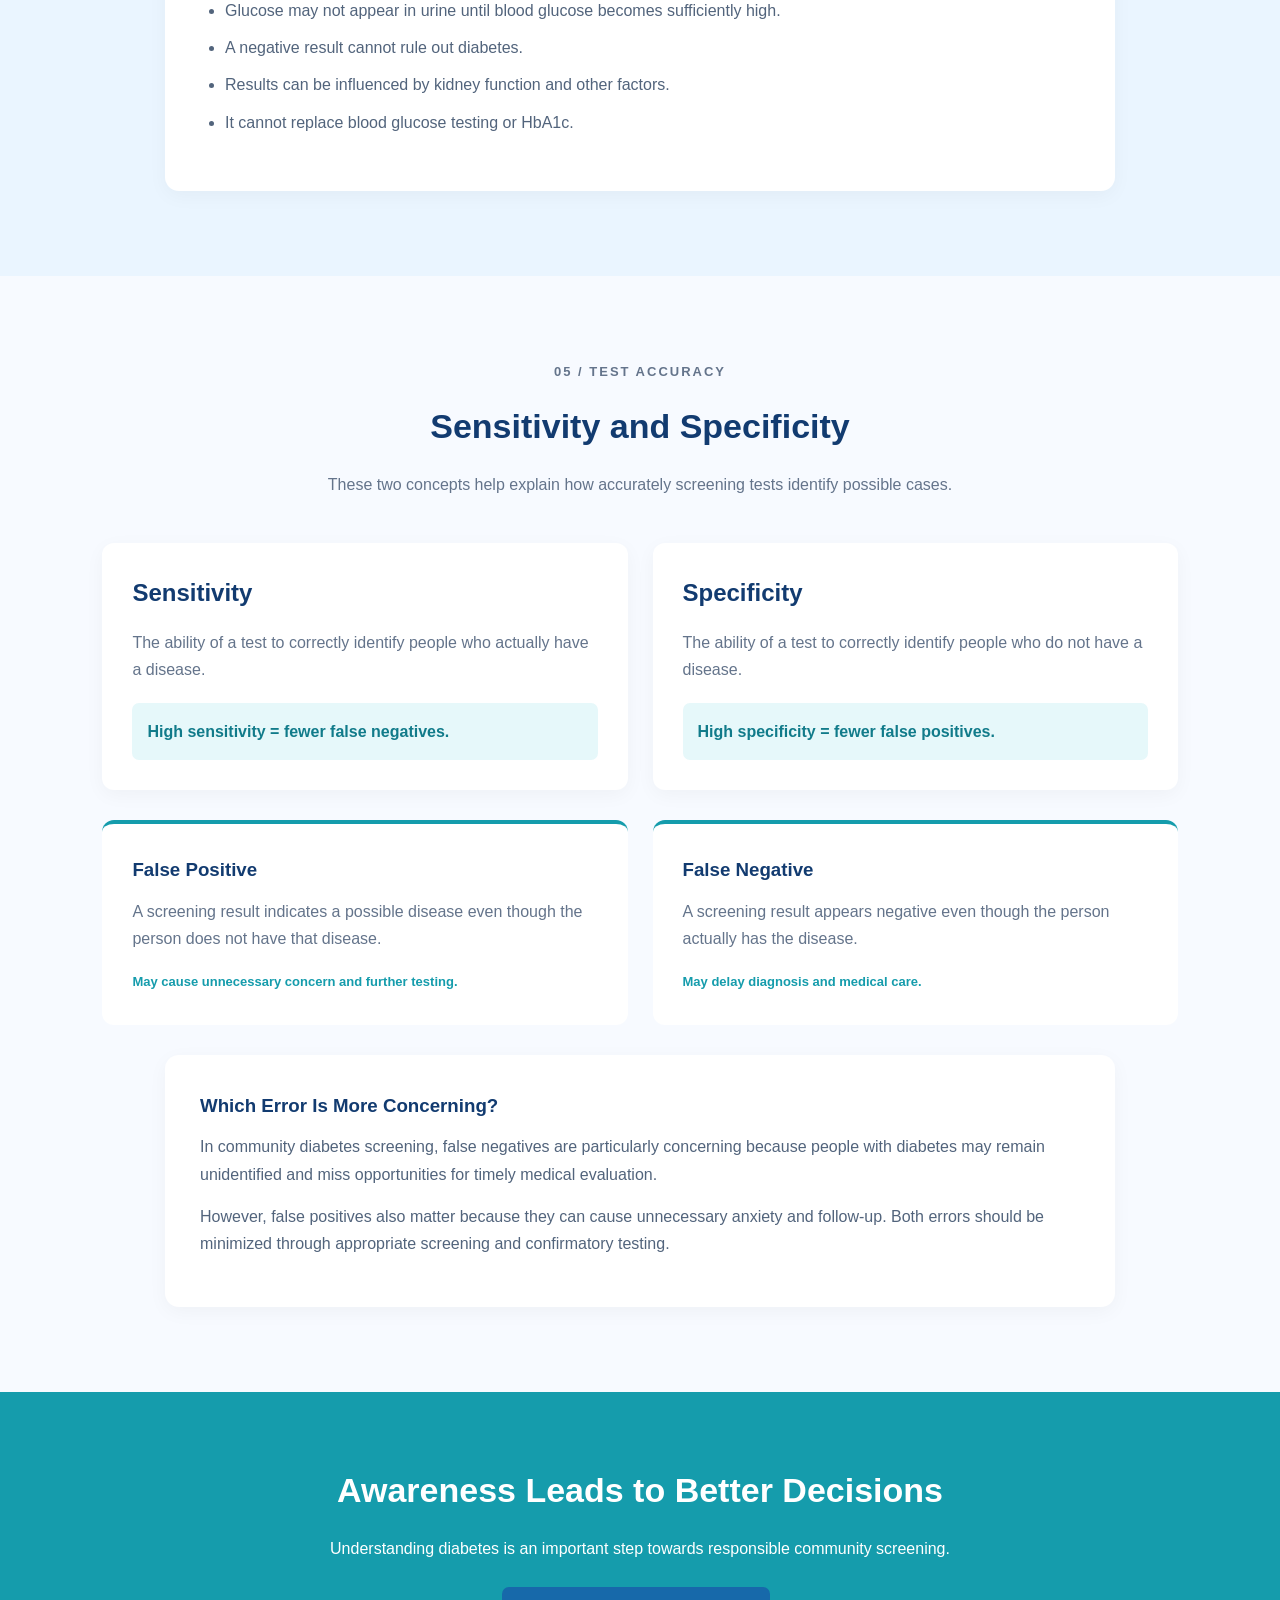
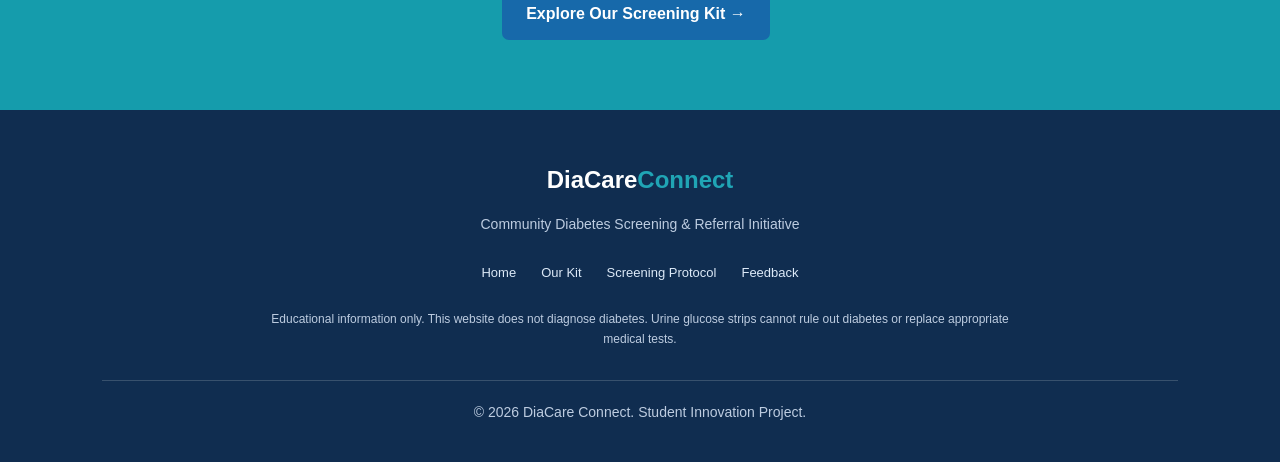
<file: diabetes.html>
<!DOCTYPE html>
<html lang="en">
<head>
    <meta charset="UTF-8">
    <meta name="viewport" content="width=device-width, initial-scale=1.0">
    <title>About Diabetes | DiaCare Connect</title>
    <link rel="stylesheet" href="style.css">
</head>

<body>

<header>
    <nav class="navbar">
        <a href="index.html" class="logo">
            DiaCare<span>Connect</span>
        </a>

        <ul class="nav-links">
            <li><a href="index.html">Home</a></li>
            <li><a href="diabetes.html" class="active">About Diabetes</a></li>
            <li><a href="kit.html">Our Kit</a></li>
            <li><a href="assessment.html">Risk Assessment</a></li>
            <li><a href="protocol.html">How It Works</a></li>
            <li><a href="camps.html">Health Camps</a></li>
            <li><a href="business.html">Business Model</a></li>
            <li><a href="partner.html">Partner With Us</a></li>
            <li><a href="feedback.html">Feedback</a></li>
        </ul>
    </nav>
</header>


<!-- PAGE HERO -->

<section class="page-hero">
    <p class="tagline">KNOWLEDGE IS THE FIRST STEP</p>
    <h1>Understanding Diabetes</h1>
    <p>
        Learn about diabetes, its types, common symptoms
        and the importance of early screening.
    </p>
</section>


<!-- WHAT IS DIABETES -->

<section class="section">

    <div class="section-heading">
        <p class="tagline">01 / INTRODUCTION</p>
        <h2>What Is Diabetes?</h2>
    </div>

    <div class="content-box">

        <p>
            Diabetes mellitus is a chronic health condition
            that occurs when the body cannot produce enough
            insulin or cannot use insulin effectively.
        </p>

        <p>
            Insulin is a hormone produced by the pancreas.
            It helps glucose move from the bloodstream into
            the body's cells, where it is used for energy.
        </p>

        <p>
            When insulin does not function properly,
            glucose can build up in the blood, resulting
            in high blood sugar levels.
        </p>

    </div>

</section>


<!-- TYPES OF DIABETES -->

<section class="alternate-section">

    <div class="section-heading">
        <p class="tagline">02 / TYPES</p>
        <h2>Different Types of Diabetes</h2>
        <p>
            Diabetes can occur in different forms,
            each with its own causes and characteristics.
        </p>
    </div>

    <div class="type-grid">

        <div class="type-card">
            <div class="type-number">01</div>
            <h3>Type 1 Diabetes</h3>
            <p>
                An autoimmune condition in which the body's
                immune system attacks insulin-producing
                cells in the pancreas.
            </p>
            <span class="type-label">Often develops in childhood or adolescence</span>
        </div>

        <div class="type-card">
            <div class="type-number">02</div>
            <h3>Type 2 Diabetes</h3>
            <p>
                Occurs when the body becomes resistant
                to insulin or does not produce enough
                insulin to maintain normal blood glucose.
            </p>
            <span class="type-label">The most common type</span>
        </div>

        <div class="type-card">
            <div class="type-number">03</div>
            <h3>Gestational Diabetes</h3>
            <p>
                A type of diabetes that develops during
                pregnancy and requires appropriate
                medical monitoring.
            </p>
            <span class="type-label">Occurs during pregnancy</span>
        </div>

    </div>

</section>


<!-- SYMPTOMS -->

<section class="section">

    <div class="section-heading">
        <p class="tagline">03 / AWARENESS</p>
        <h2>Common Symptoms</h2>
        <p>
            Some people with diabetes may not experience
            noticeable symptoms, making screening important.
        </p>
    </div>

    <div class="symptom-grid">

        <div class="symptom-item">
            <span>💧</span>
            <h3>Frequent Urination</h3>
            <p>Passing urine more frequently than usual.</p>
        </div>

        <div class="symptom-item">
            <span>🥤</span>
            <h3>Increased Thirst</h3>
            <p>Feeling unusually thirsty.</p>
        </div>

        <div class="symptom-item">
            <span>⚡</span>
            <h3>Fatigue</h3>
            <p>Feeling unusually tired or weak.</p>
        </div>

        <div class="symptom-item">
            <span>👁️</span>
            <h3>Blurred Vision</h3>
            <p>Experiencing temporary changes in vision.</p>
        </div>

        <div class="symptom-item">
            <span>⚖️</span>
            <h3>Unexplained Weight Changes</h3>
            <p>Changes in body weight without an obvious reason.</p>
        </div>

        <div class="symptom-item">
            <span>🩹</span>
            <h3>Slow Healing</h3>
            <p>Some wounds may take longer to heal.</p>
        </div>

    </div>

    <p class="medical-note">
        Important: Symptoms alone cannot confirm or rule out
        diabetes. Consult a qualified healthcare professional
        for appropriate testing.
    </p>

</section>


<!-- URINE GLUCOSE TEST -->

<section class="alternate-section">

    <div class="section-heading">
        <p class="tagline">04 / SCREENING TECHNOLOGY</p>
        <h2>Understanding Urine Glucose Strips</h2>
        <p>
            A preliminary screening indicator used in
            our proposed Community Diabetes Screening Kit.
        </p>
    </div>

    <div class="content-box">

        <h3>How Do They Work?</h3>

        <p>
            Urine glucose strips contain a chemical
            testing pad that changes colour when glucose
            is detected in urine.
        </p>

        <p>
            The resulting colour is compared with the
            manufacturer's colour chart to interpret
            the approximate glucose level.
        </p>

        <h3>Advantages</h3>

        <ul class="styled-list">
            <li>Relatively inexpensive.</li>
            <li>Non-invasive testing method.</li>
            <li>Easy to transport and store according to instructions.</li>
            <li>Can provide a preliminary indication of glucose in urine.</li>
        </ul>

        <h3>Limitations</h3>

        <ul class="styled-list">
            <li>Glucose may not appear in urine until blood glucose becomes sufficiently high.</li>
            <li>A negative result cannot rule out diabetes.</li>
            <li>Results can be influenced by kidney function and other factors.</li>
            <li>It cannot replace blood glucose testing or HbA1c.</li>
        </ul>

    </div>

</section>


<!-- SENSITIVITY AND SPECIFICITY -->

<section class="section">

    <div class="section-heading">
        <p class="tagline">05 / TEST ACCURACY</p>
        <h2>Sensitivity and Specificity</h2>
        <p>
            These two concepts help explain how accurately
            screening tests identify possible cases.
        </p>
    </div>

    <div class="accuracy-grid">

        <div class="accuracy-card">
            <h3>Sensitivity</h3>
            <p>
                The ability of a test to correctly identify
                people who actually have a disease.
            </p>
            <div class="accuracy-highlight">
                High sensitivity = fewer false negatives.
            </div>
        </div>

        <div class="accuracy-card">
            <h3>Specificity</h3>
            <p>
                The ability of a test to correctly identify
                people who do not have a disease.
            </p>
            <div class="accuracy-highlight">
                High specificity = fewer false positives.
            </div>
        </div>

    </div>


    <div class="error-grid">

        <div class="error-card">
            <h3>False Positive</h3>
            <p>
                A screening result indicates a possible
                disease even though the person does
                not have that disease.
            </p>
            <span>May cause unnecessary concern and further testing.</span>
        </div>

        <div class="error-card">
            <h3>False Negative</h3>
            <p>
                A screening result appears negative even
                though the person actually has the disease.
            </p>
            <span>May delay diagnosis and medical care.</span>
        </div>

    </div>

    <div class="content-box">
        <h3>Which Error Is More Concerning?</h3>

        <p>
            In community diabetes screening, false negatives
            are particularly concerning because people with
            diabetes may remain unidentified and miss
            opportunities for timely medical evaluation.
        </p>

        <p>
            However, false positives also matter because
            they can cause unnecessary anxiety and follow-up.
            Both errors should be minimized through appropriate
            screening and confirmatory testing.
        </p>
    </div>

</section>


<!-- FINAL NOTE -->

<section class="cta-section">

    <h2>Awareness Leads to Better Decisions</h2>

    <p>
        Understanding diabetes is an important step
        towards responsible community screening.
    </p>

    <a href="kit.html" class="btn white-btn">
        Explore Our Screening Kit →
    </a>

</section>


<!-- FOOTER -->

<footer>

    <h2>DiaCare<span>Connect</span></h2>

    <p>Community Diabetes Screening & Referral Initiative</p>

    <div class="footer-links">
        <a href="index.html">Home</a>
        <a href="kit.html">Our Kit</a>
        <a href="protocol.html">Screening Protocol</a>
        <a href="feedback.html">Feedback</a>
    </div>

    <p class="disclaimer">
        Educational information only. This website does not
        diagnose diabetes. Urine glucose strips cannot rule
        out diabetes or replace appropriate medical tests.
    </p>

    <p class="copyright">
        © 2026 DiaCare Connect. Student Innovation Project.
    </p>

</footer>

</body>
</html>
</file>
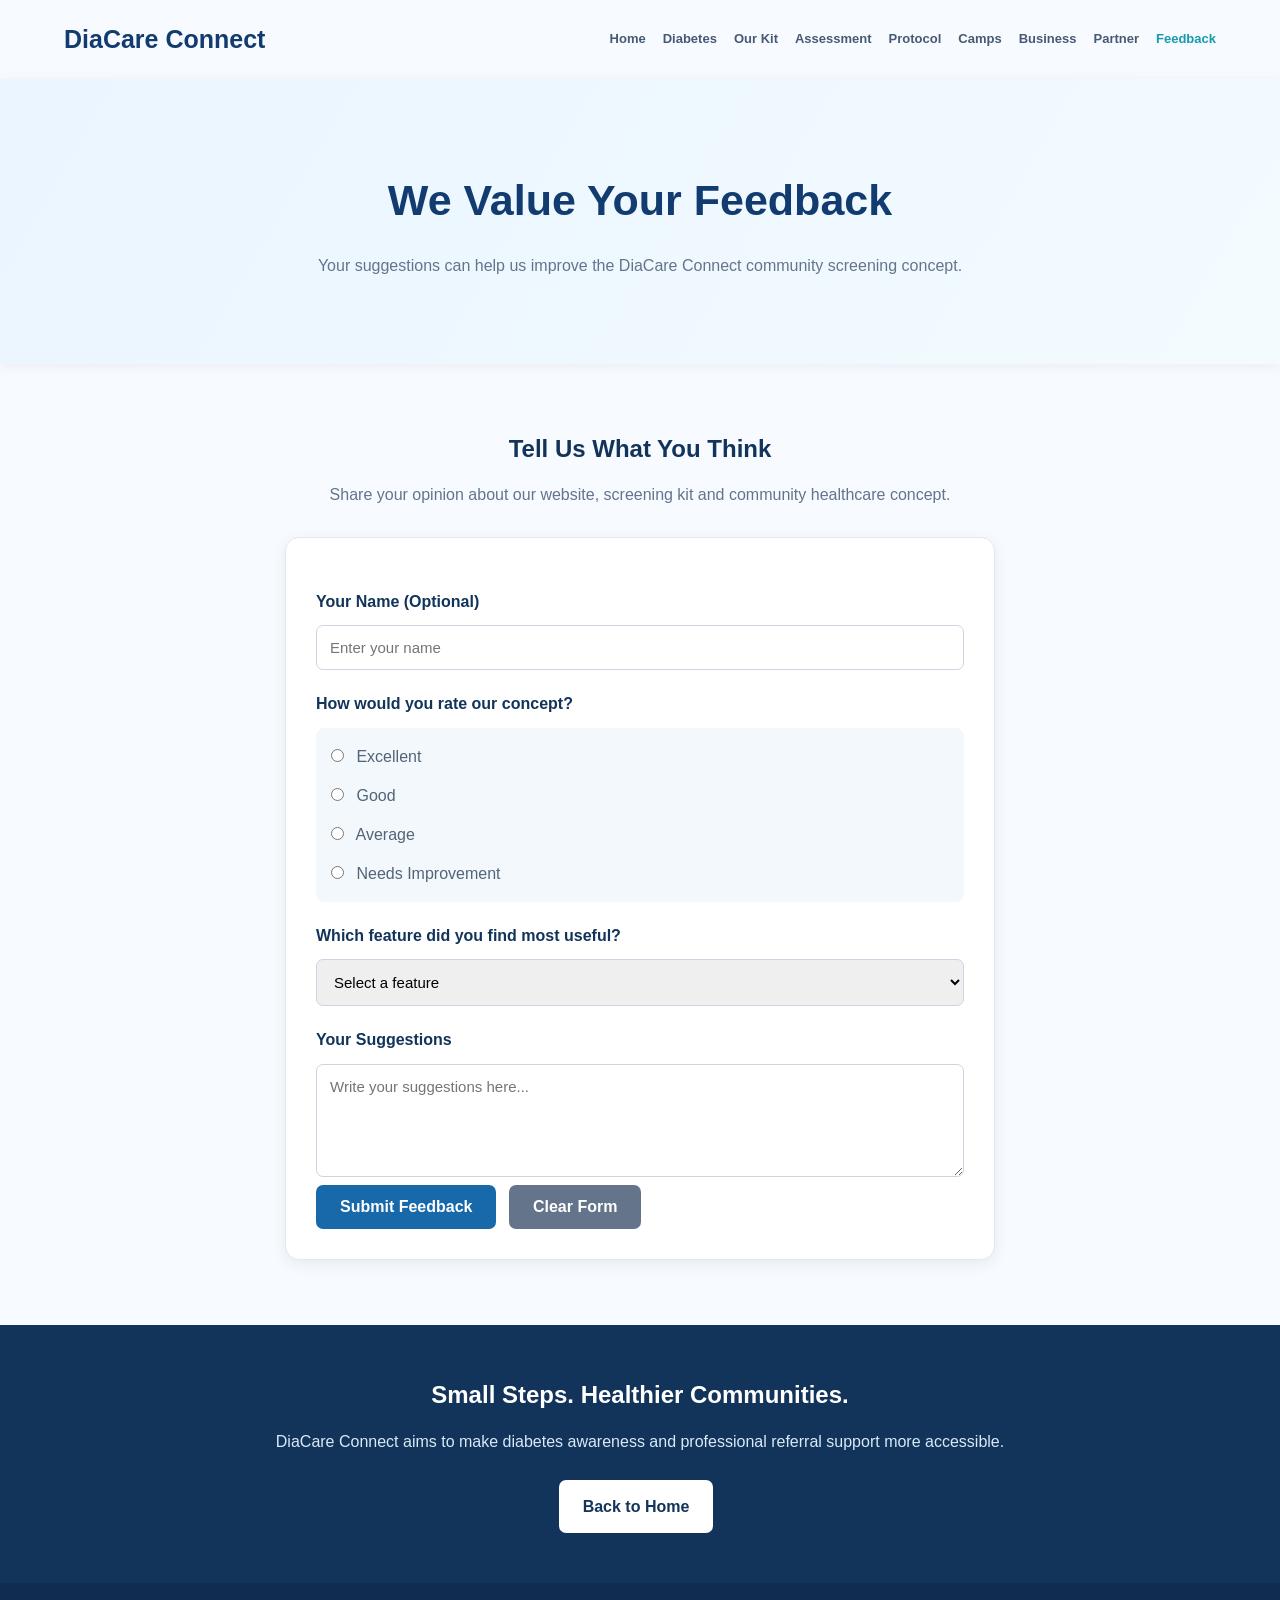
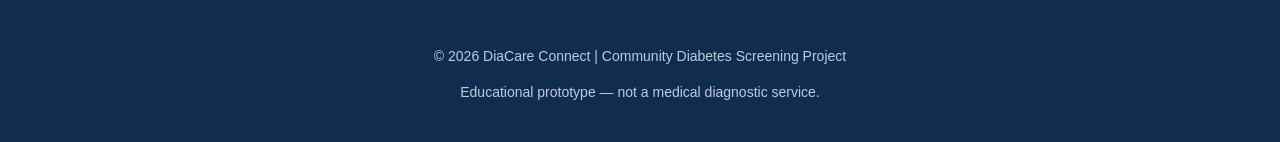
<file: feedback.html>
<!DOCTYPE html>
<html lang="en">
<head>
    <meta charset="UTF-8">
    <meta name="viewport" content="width=device-width, initial-scale=1.0">
    <title>Feedback | DiaCare Connect</title>
    <link rel="stylesheet" href="style.css">
</head>
<body>

    <nav class="navbar">
        <div class="logo">DiaCare Connect</div>
        <div class="nav-links">
            <a href="index.html">Home</a>
            <a href="diabetes.html">Diabetes</a>
            <a href="kit.html">Our Kit</a>
            <a href="assessment.html">Assessment</a>
            <a href="protocol.html">Protocol</a>
            <a href="camps.html">Camps</a>
            <a href="business.html">Business</a>
            <a href="partner.html">Partner</a>
            <a href="feedback.html" class="active">Feedback</a>
        </div>
    </nav>

    <header class="page-hero">
        <h1>We Value Your Feedback</h1>
        <p>Your suggestions can help us improve the DiaCare Connect community screening concept.</p>
    </header>

    <section class="feedback-section">

        <div class="feedback-intro">
            <h2>Tell Us What You Think</h2>
            <p>Share your opinion about our website, screening kit and community healthcare concept.</p>
        </div>

        <form id="feedbackForm" class="feedback-form">

            <label for="visitor">Your Name (Optional)</label>
            <input type="text" id="visitor" placeholder="Enter your name">

            <label>How would you rate our concept?</label>
            <div class="rating-options">
                <label><input type="radio" name="rating" value="Excellent" required> Excellent</label>
                <label><input type="radio" name="rating" value="Good"> Good</label>
                <label><input type="radio" name="rating" value="Average"> Average</label>
                <label><input type="radio" name="rating" value="Needs Improvement"> Needs Improvement</label>
            </div>

            <label for="useful">Which feature did you find most useful?</label>
            <select id="useful" required>
                <option value="">Select a feature</option>
                <option>Diabetes Information</option>
                <option>Screening Kit</option>
                <option>Risk Assessment</option>
                <option>Screening Protocol</option>
                <option>Community Camps</option>
                <option>Business Model</option>
            </select>

            <label for="suggestions">Your Suggestions</label>
            <textarea id="suggestions" rows="5" placeholder="Write your suggestions here..."></textarea>

            <button type="submit" class="btn">Submit Feedback</button>
            <button type="reset" class="btn feedback-reset">Clear Form</button>

        </form>

        <div id="feedbackMessage" class="feedback-message" aria-live="polite" hidden>
            <h3>Thank You!</h3>
            <p>Your feedback has been displayed successfully in this demo.</p>
            <p><strong>Note:</strong> This prototype does not transmit or save feedback.</p>
        </div>

    </section>

    <section class="feedback-bottom">
        <h2>Small Steps. Healthier Communities.</h2>
        <p>DiaCare Connect aims to make diabetes awareness and professional referral support more accessible.</p>
        <a href="index.html" class="btn">Back to Home</a>
    </section>

    <footer>
        <p>© 2026 DiaCare Connect | Community Diabetes Screening Project</p>
        <p>Educational prototype — not a medical diagnostic service.</p>
    </footer>

    <script>
        const feedbackForm = document.getElementById("feedbackForm");
        const feedbackMessage = document.getElementById("feedbackMessage");

        feedbackForm.addEventListener("submit", function(event) {
            event.preventDefault();

            if (!feedbackForm.checkValidity()) {
                feedbackForm.reportValidity();
                return;
            }

            feedbackMessage.hidden = false;
            feedbackMessage.scrollIntoView({ behavior: "smooth" });
        });

        feedbackForm.addEventListener("reset", function() {
            feedbackMessage.hidden = true;
        });
    </script>

</body>
</html>
</file>
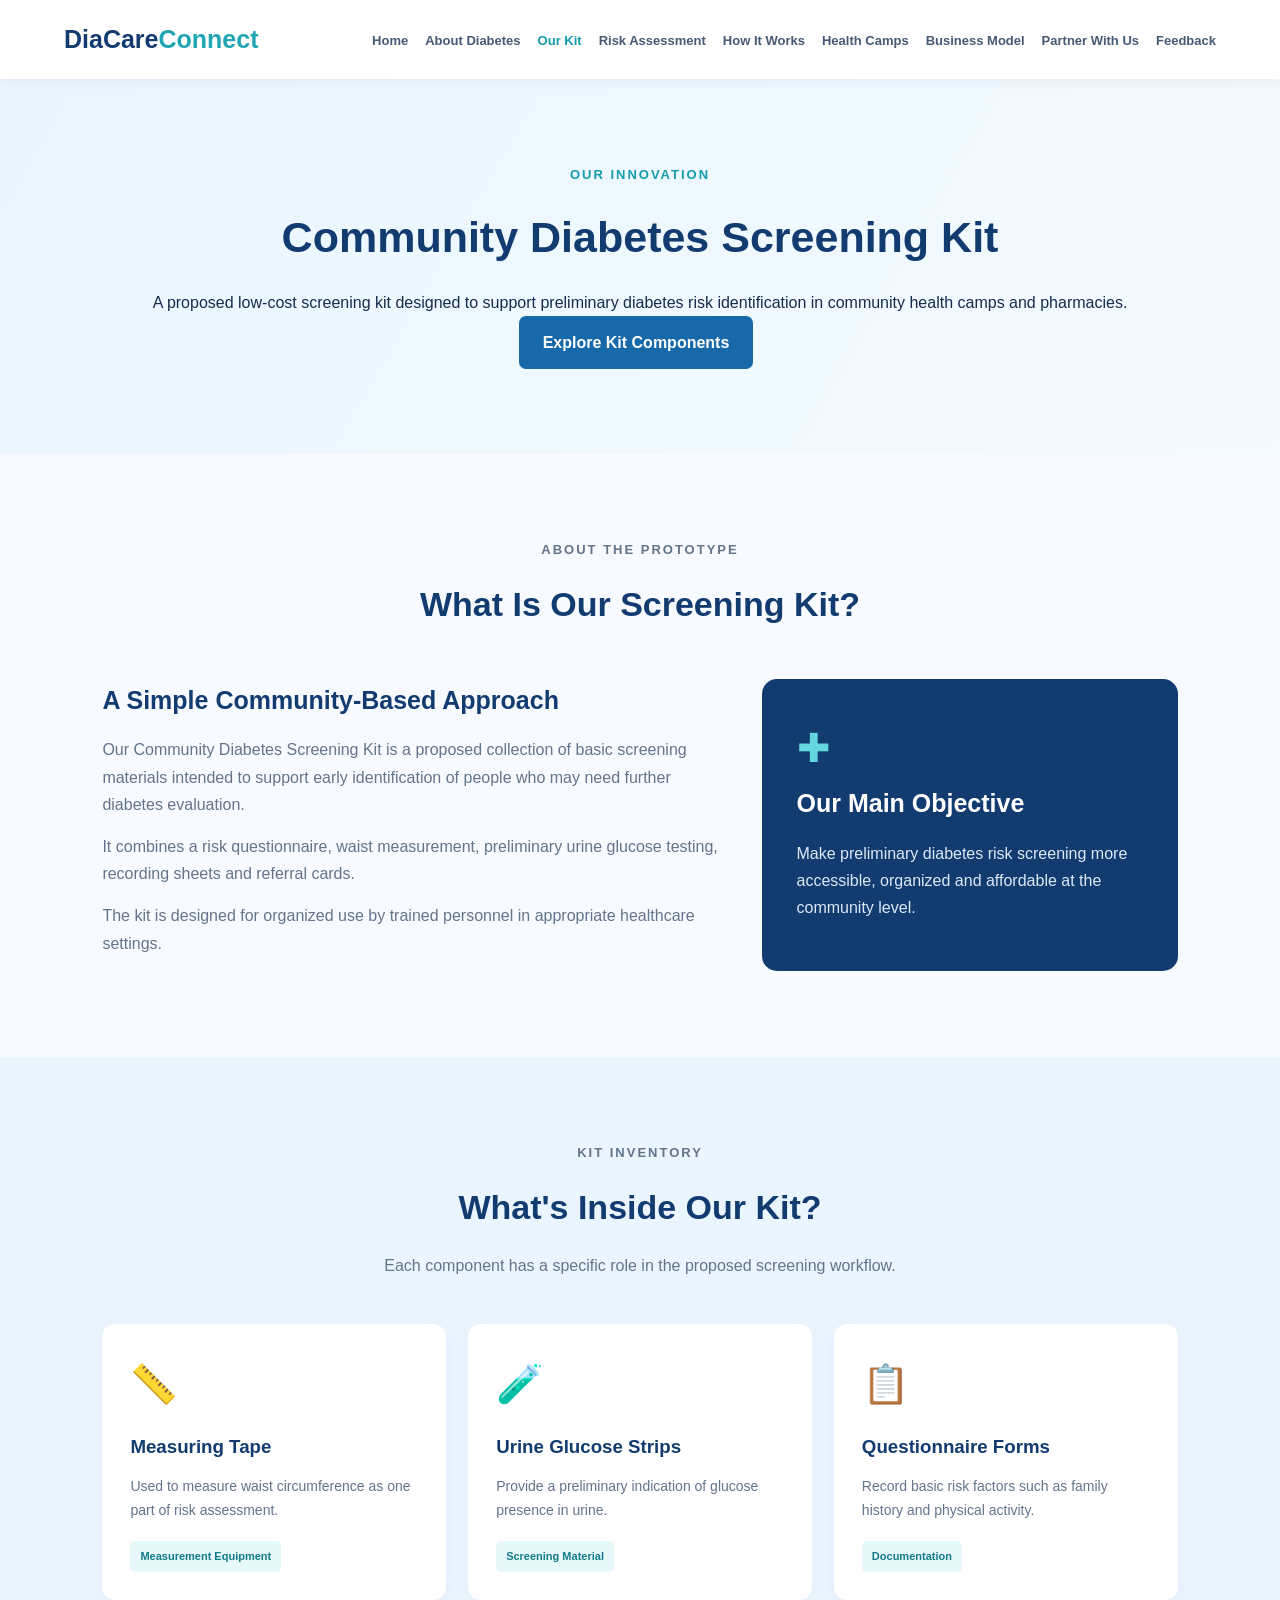
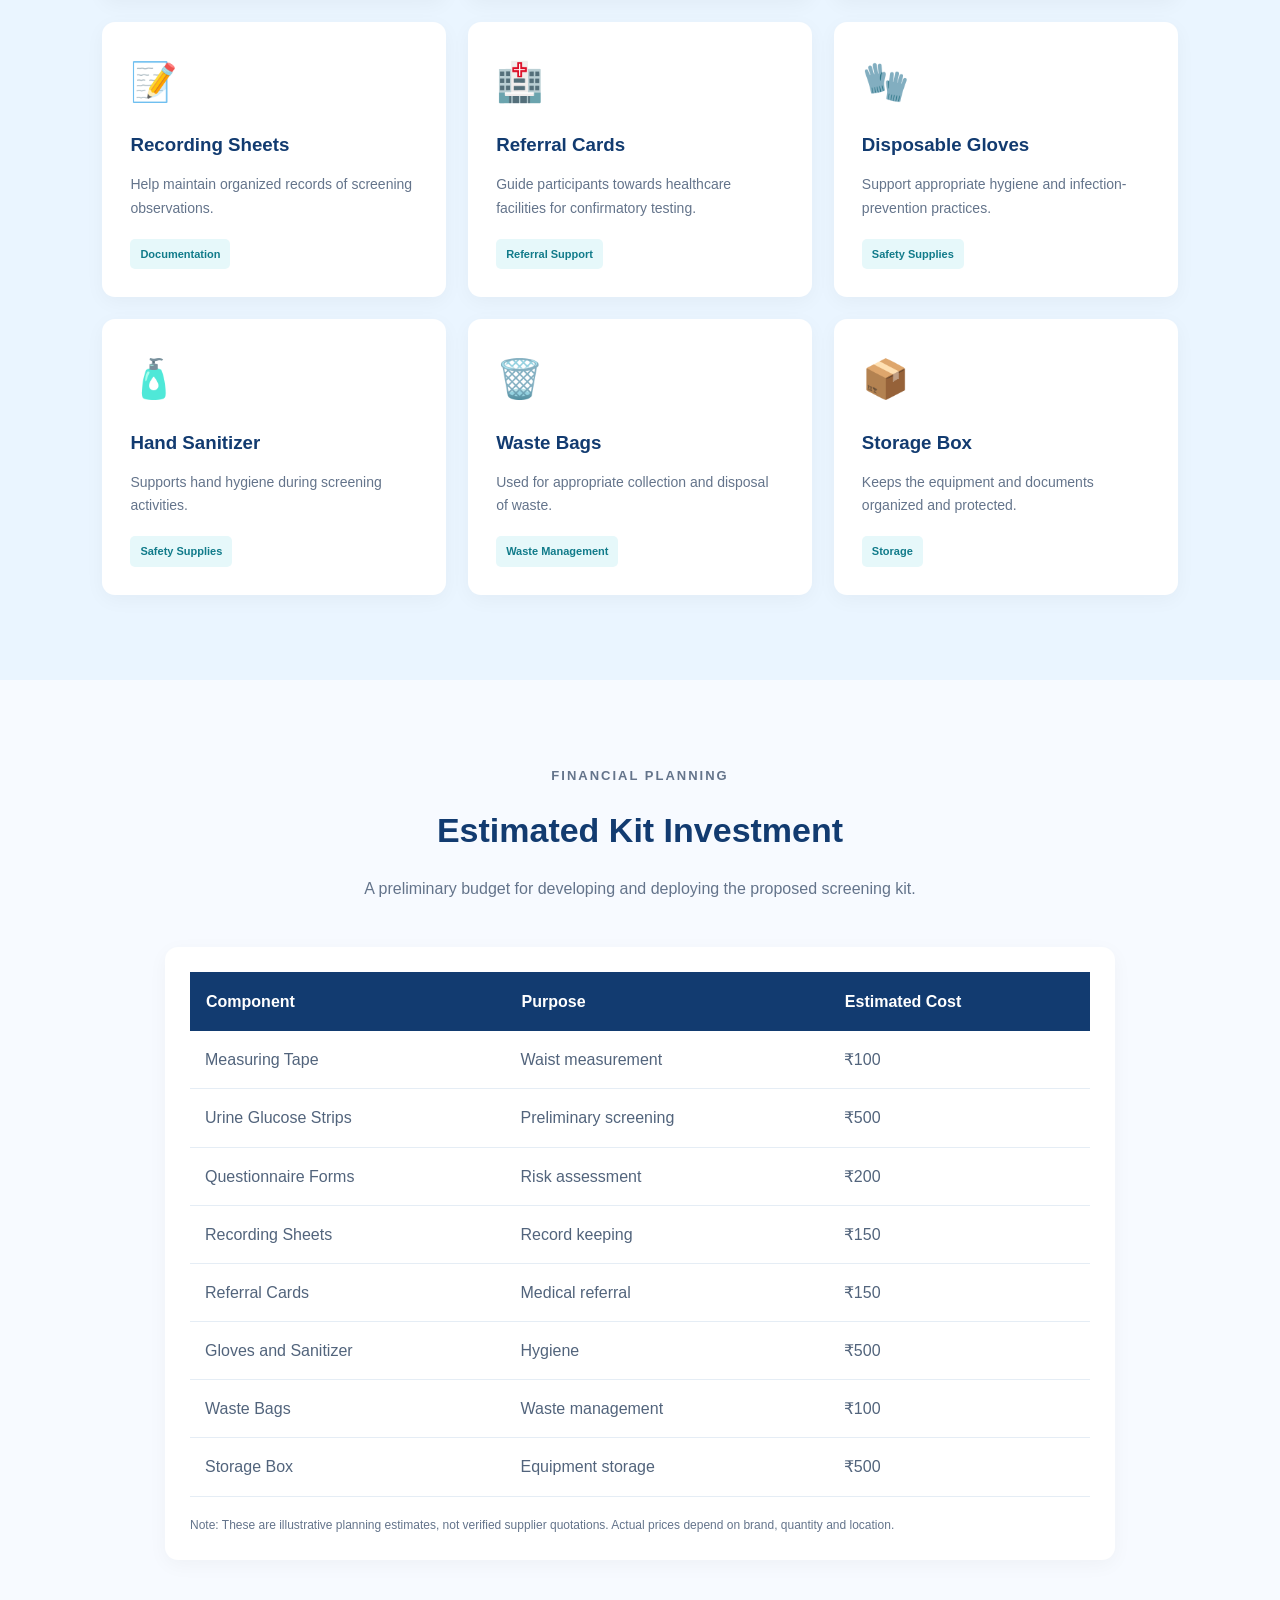
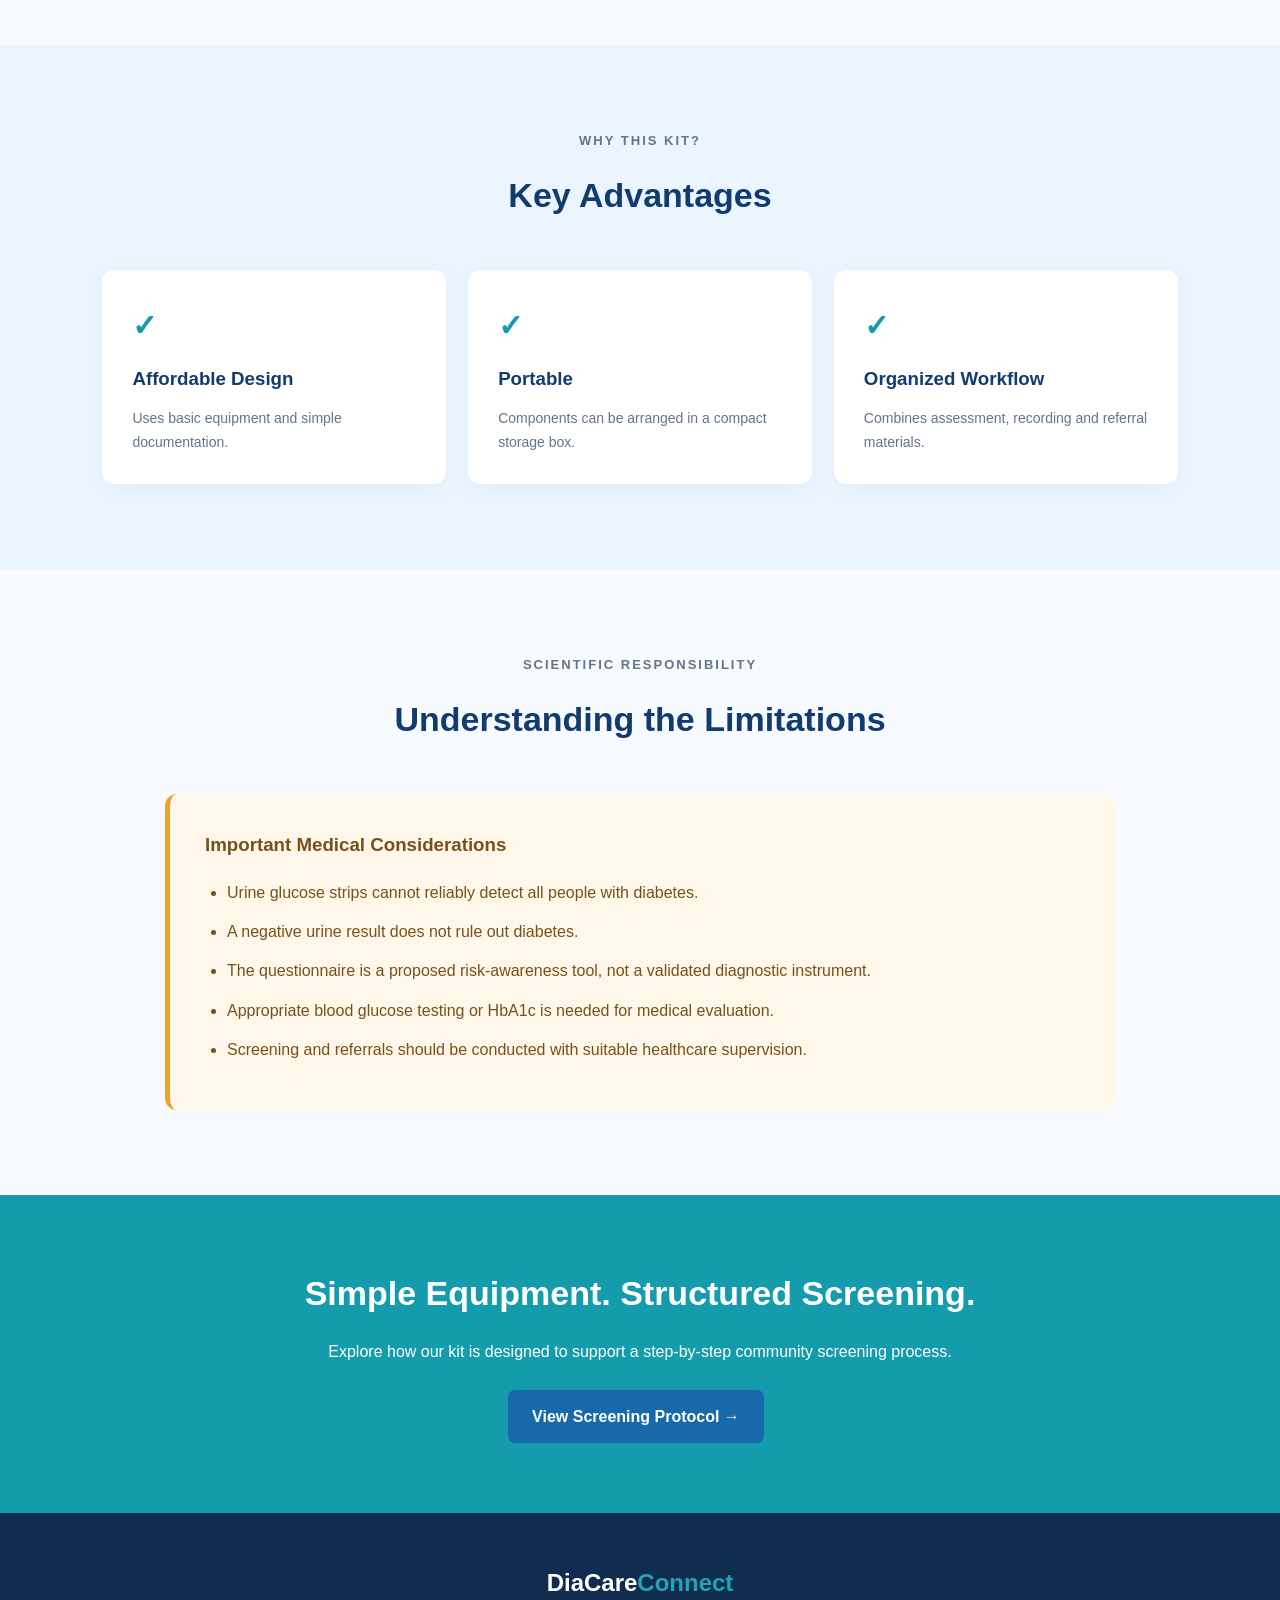
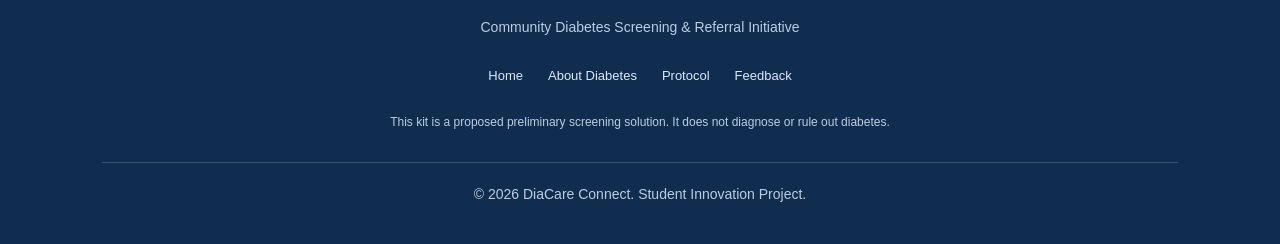
<file: kit.html>
<!DOCTYPE html>
<html lang="en">
<head>
    <meta charset="UTF-8">
    <meta name="viewport" content="width=device-width, initial-scale=1.0">
    <title>Our Screening Kit | DiaCare Connect</title>
    <link rel="stylesheet" href="style.css">
</head>

<body>

<header>
    <nav class="navbar">
        <a href="index.html" class="logo">DiaCare<span>Connect</span></a>

        <ul class="nav-links">
            <li><a href="index.html">Home</a></li>
            <li><a href="diabetes.html">About Diabetes</a></li>
            <li><a href="kit.html" class="active">Our Kit</a></li>
            <li><a href="assessment.html">Risk Assessment</a></li>
            <li><a href="protocol.html">How It Works</a></li>
            <li><a href="camps.html">Health Camps</a></li>
            <li><a href="business.html">Business Model</a></li>
            <li><a href="partner.html">Partner With Us</a></li>
            <li><a href="feedback.html">Feedback</a></li>
        </ul>
    </nav>
</header>


<!-- HERO -->

<section class="page-hero">
    <p class="tagline">OUR INNOVATION</p>

    <h1>Community Diabetes Screening Kit</h1>

    <p>
        A proposed low-cost screening kit designed to support
        preliminary diabetes risk identification in
        community health camps and pharmacies.
    </p>

    <a href="#inventory" class="btn primary-btn">
        Explore Kit Components
    </a>
</section>


<!-- INTRODUCTION -->

<section class="section">

    <div class="section-heading">
        <p class="tagline">ABOUT THE PROTOTYPE</p>
        <h2>What Is Our Screening Kit?</h2>
    </div>

    <div class="kit-intro">

        <div>
            <h3>A Simple Community-Based Approach</h3>

            <p>
                Our Community Diabetes Screening Kit is a
                proposed collection of basic screening
                materials intended to support early
                identification of people who may need
                further diabetes evaluation.
            </p>

            <p>
                It combines a risk questionnaire, waist
                measurement, preliminary urine glucose
                testing, recording sheets and referral cards.
            </p>

            <p>
                The kit is designed for organized use by
                trained personnel in appropriate healthcare
                settings.
            </p>
        </div>

        <div class="kit-highlight">
            <span class="kit-symbol">✚</span>
            <h3>Our Main Objective</h3>

            <p>
                Make preliminary diabetes risk screening
                more accessible, organized and affordable
                at the community level.
            </p>
        </div>

    </div>

</section>


<!-- INVENTORY -->

<section class="alternate-section" id="inventory">

    <div class="section-heading">
        <p class="tagline">KIT INVENTORY</p>
        <h2>What's Inside Our Kit?</h2>

        <p>
            Each component has a specific role in
            the proposed screening workflow.
        </p>
    </div>

    <div class="inventory-grid">

        <div class="inventory-card">
            <div class="inventory-icon">📏</div>
            <h3>Measuring Tape</h3>
            <p>
                Used to measure waist circumference
                as one part of risk assessment.
            </p>
            <span class="inventory-category">Measurement Equipment</span>
        </div>

        <div class="inventory-card">
            <div class="inventory-icon">🧪</div>
            <h3>Urine Glucose Strips</h3>
            <p>
                Provide a preliminary indication of
                glucose presence in urine.
            </p>
            <span class="inventory-category">Screening Material</span>
        </div>

        <div class="inventory-card">
            <div class="inventory-icon">📋</div>
            <h3>Questionnaire Forms</h3>
            <p>
                Record basic risk factors such as
                family history and physical activity.
            </p>
            <span class="inventory-category">Documentation</span>
        </div>

        <div class="inventory-card">
            <div class="inventory-icon">📝</div>
            <h3>Recording Sheets</h3>
            <p>
                Help maintain organized records
                of screening observations.
            </p>
            <span class="inventory-category">Documentation</span>
        </div>

        <div class="inventory-card">
            <div class="inventory-icon">🏥</div>
            <h3>Referral Cards</h3>
            <p>
                Guide participants towards healthcare
                facilities for confirmatory testing.
            </p>
            <span class="inventory-category">Referral Support</span>
        </div>

        <div class="inventory-card">
            <div class="inventory-icon">🧤</div>
            <h3>Disposable Gloves</h3>
            <p>
                Support appropriate hygiene and
                infection-prevention practices.
            </p>
            <span class="inventory-category">Safety Supplies</span>
        </div>

        <div class="inventory-card">
            <div class="inventory-icon">🧴</div>
            <h3>Hand Sanitizer</h3>
            <p>
                Supports hand hygiene during
                screening activities.
            </p>
            <span class="inventory-category">Safety Supplies</span>
        </div>

        <div class="inventory-card">
            <div class="inventory-icon">🗑️</div>
            <h3>Waste Bags</h3>
            <p>
                Used for appropriate collection
                and disposal of waste.
            </p>
            <span class="inventory-category">Waste Management</span>
        </div>

        <div class="inventory-card">
            <div class="inventory-icon">📦</div>
            <h3>Storage Box</h3>
            <p>
                Keeps the equipment and documents
                organized and protected.
            </p>
            <span class="inventory-category">Storage</span>
        </div>

    </div>

</section>


<!-- COST BREAKDOWN -->

<section class="section">

    <div class="section-heading">
        <p class="tagline">FINANCIAL PLANNING</p>
        <h2>Estimated Kit Investment</h2>

        <p>
            A preliminary budget for developing and
            deploying the proposed screening kit.
        </p>
    </div>

    <div class="cost-table-container">

        <table class="cost-table">

            <thead>
                <tr>
                    <th>Component</th>
                    <th>Purpose</th>
                    <th>Estimated Cost</th>
                </tr>
            </thead>

            <tbody>
                <tr>
                    <td>Measuring Tape</td>
                    <td>Waist measurement</td>
                    <td>₹100</td>
                </tr>

                <tr>
                    <td>Urine Glucose Strips</td>
                    <td>Preliminary screening</td>
                    <td>₹500</td>
                </tr>

                <tr>
                    <td>Questionnaire Forms</td>
                    <td>Risk assessment</td>
                    <td>₹200</td>
                </tr>

                <tr>
                    <td>Recording Sheets</td>
                    <td>Record keeping</td>
                    <td>₹150</td>
                </tr>

                <tr>
                    <td>Referral Cards</td>
                    <td>Medical referral</td>
                    <td>₹150</td>
                </tr>

                <tr>
                    <td>Gloves and Sanitizer</td>
                    <td>Hygiene</td>
                    <td>₹500</td>
                </tr>

                <tr>
                    <td>Waste Bags</td>
                    <td>Waste management</td>
                    <td>₹100</td>
                </tr>

                <tr>
                    <td>Storage Box</td>
                    <td>Equipment storage</td>
                    <td>₹500</td>
                </tr>

            </tbody>

        </table>

        <p class="cost-note">
            Note: These are illustrative planning estimates,
            not verified supplier quotations. Actual prices
            depend on brand, quantity and location.
        </p>

    </div>

</section>


<!-- ADVANTAGES -->

<section class="alternate-section">

    <div class="section-heading">
        <p class="tagline">WHY THIS KIT?</p>
        <h2>Key Advantages</h2>
    </div>

    <div class="advantage-grid">

        <div class="advantage-card">
            <span>✓</span>
            <h3>Affordable Design</h3>
            <p>Uses basic equipment and simple documentation.</p>
        </div>

        <div class="advantage-card">
            <span>✓</span>
            <h3>Portable</h3>
            <p>Components can be arranged in a compact storage box.</p>
        </div>

        <div class="advantage-card">
            <span>✓</span>
            <h3>Organized Workflow</h3>
            <p>Combines assessment, recording and referral materials.</p>
        </div>

    </div>

</section>


<!-- LIMITATIONS -->

<section class="section">

    <div class="section-heading">
        <p class="tagline">SCIENTIFIC RESPONSIBILITY</p>
        <h2>Understanding the Limitations</h2>
    </div>

    <div class="limitation-box">

        <h3>Important Medical Considerations</h3>

        <ul>
            <li>
                Urine glucose strips cannot reliably detect
                all people with diabetes.
            </li>

            <li>
                A negative urine result does not rule out
                diabetes.
            </li>

            <li>
                The questionnaire is a proposed risk-awareness
                tool, not a validated diagnostic instrument.
            </li>

            <li>
                Appropriate blood glucose testing or HbA1c
                is needed for medical evaluation.
            </li>

            <li>
                Screening and referrals should be conducted
                with suitable healthcare supervision.
            </li>
        </ul>

    </div>

</section>


<!-- CTA -->

<section class="cta-section">

    <h2>Simple Equipment. Structured Screening.</h2>

    <p>
        Explore how our kit is designed to support
        a step-by-step community screening process.
    </p>

    <a href="protocol.html" class="btn white-btn">
        View Screening Protocol →
    </a>

</section>


<!-- FOOTER -->

<footer>

    <h2>DiaCare<span>Connect</span></h2>

    <p>Community Diabetes Screening & Referral Initiative</p>

    <div class="footer-links">
        <a href="index.html">Home</a>
        <a href="diabetes.html">About Diabetes</a>
        <a href="protocol.html">Protocol</a>
        <a href="feedback.html">Feedback</a>
    </div>

    <p class="disclaimer">
        This kit is a proposed preliminary screening solution.
        It does not diagnose or rule out diabetes.
    </p>

    <p class="copyright">
        © 2026 DiaCare Connect. Student Innovation Project.
    </p>

</footer>

</body>
</html>
</file>
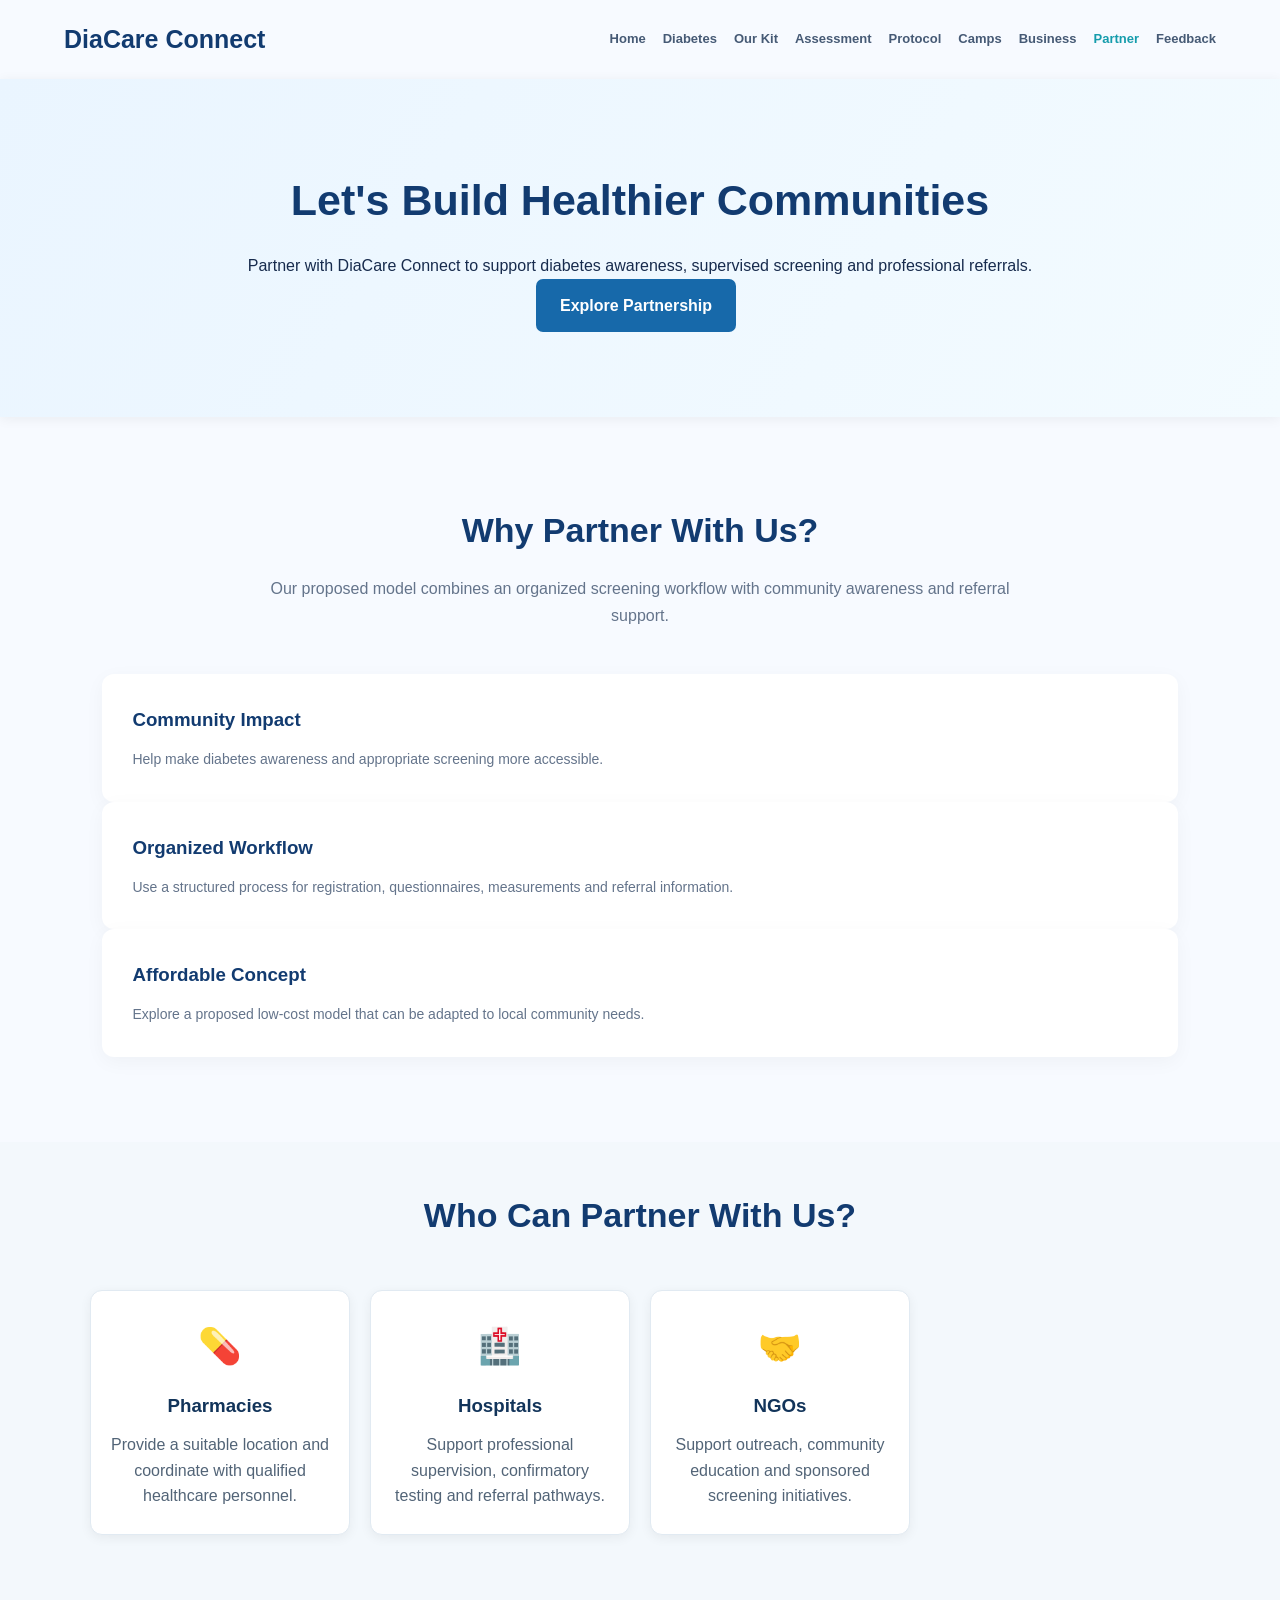
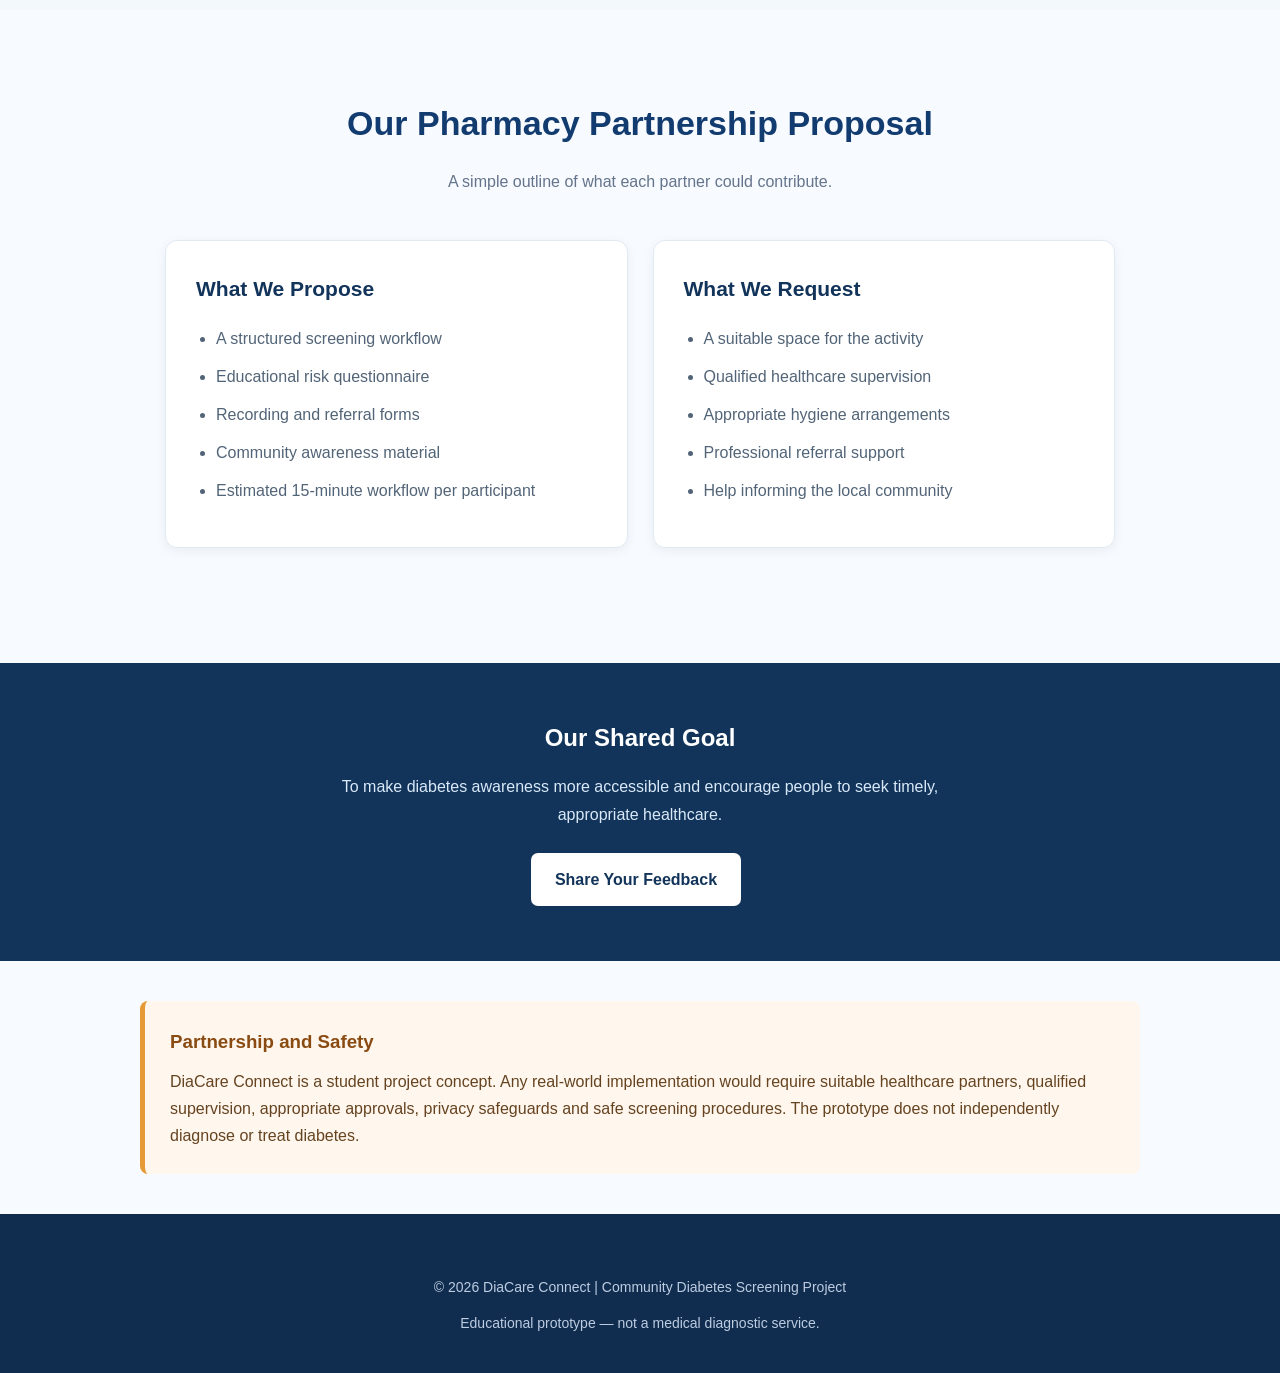
<file: partner.html>
<!DOCTYPE html>
<html lang="en">
<head>
    <meta charset="UTF-8">
    <meta name="viewport" content="width=device-width, initial-scale=1.0">
    <title>Partner With Us | DiaCare Connect</title>
    <link rel="stylesheet" href="style.css">
</head>
<body>

    <nav class="navbar">
        <div class="logo">DiaCare Connect</div>
        <div class="nav-links">
            <a href="index.html">Home</a>
            <a href="diabetes.html">Diabetes</a>
            <a href="kit.html">Our Kit</a>
            <a href="assessment.html">Assessment</a>
            <a href="protocol.html">Protocol</a>
            <a href="camps.html">Camps</a>
            <a href="business.html">Business</a>
            <a href="partner.html" class="active">Partner</a>
            <a href="feedback.html">Feedback</a>
        </div>
    </nav>

    <header class="page-hero">
        <h1>Let's Build Healthier Communities</h1>
        <p>Partner with DiaCare Connect to support diabetes awareness, supervised screening and professional referrals.</p>
        <a href="#proposal" class="btn">Explore Partnership</a>
    </header>

    <section class="section">
        <div class="section-heading">
            <h2>Why Partner With Us?</h2>
            <p>Our proposed model combines an organized screening workflow with community awareness and referral support.</p>
        </div>

        <div class="card-grid">
            <div class="info-card">
                <h3>Community Impact</h3>
                <p>Help make diabetes awareness and appropriate screening more accessible.</p>
            </div>

            <div class="info-card">
                <h3>Organized Workflow</h3>
                <p>Use a structured process for registration, questionnaires, measurements and referral information.</p>
            </div>

            <div class="info-card">
                <h3>Affordable Concept</h3>
                <p>Explore a proposed low-cost model that can be adapted to local community needs.</p>
            </div>
        </div>
    </section>

    <section class="partner-section">
        <div class="section-heading">
            <h2>Who Can Partner With Us?</h2>
        </div>

        <div class="partner-grid">
            <div class="partner-card">
                <div class="partner-icon">💊</div>
                <h3>Pharmacies</h3>
                <p>Provide a suitable location and coordinate with qualified healthcare personnel.</p>
            </div>

            <div class="partner-card">
                <div class="partner-icon">🏥</div>
                <h3>Hospitals</h3>
                <p>Support professional supervision, confirmatory testing and referral pathways.</p>
            </div>

            <div class="partner-card">
                <div class="partner-icon">🤝</div>
                <h3>NGOs</h3>
                <p>Support outreach, community education and sponsored screening initiatives.</p>
            </div>
        </div>
    </section>

    <section class="section" id="proposal">
        <div class="section-heading">
            <h2>Our Pharmacy Partnership Proposal</h2>
            <p>A simple outline of what each partner could contribute.</p>
        </div>

        <div class="proposal-grid">
            <div class="proposal-card">
                <h3>What We Propose</h3>
                <ul>
                    <li>A structured screening workflow</li>
                    <li>Educational risk questionnaire</li>
                    <li>Recording and referral forms</li>
                    <li>Community awareness material</li>
                    <li>Estimated 15-minute workflow per participant</li>
                </ul>
            </div>

            <div class="proposal-card">
                <h3>What We Request</h3>
                <ul>
                    <li>A suitable space for the activity</li>
                    <li>Qualified healthcare supervision</li>
                    <li>Appropriate hygiene arrangements</li>
                    <li>Professional referral support</li>
                    <li>Help informing the local community</li>
                </ul>
            </div>
        </div>
    </section>

    <section class="partner-highlight">
        <h2>Our Shared Goal</h2>
        <p>To make diabetes awareness more accessible and encourage people to seek timely, appropriate healthcare.</p>
        <a href="feedback.html" class="btn partner-btn">Share Your Feedback</a>
    </section>

    <section class="disclaimer-section">
        <h3>Partnership and Safety</h3>
        <p>DiaCare Connect is a student project concept. Any real-world implementation would require suitable healthcare partners, qualified supervision, appropriate approvals, privacy safeguards and safe screening procedures. The prototype does not independently diagnose or treat diabetes.</p>
    </section>

    <footer>
        <p>© 2026 DiaCare Connect | Community Diabetes Screening Project</p>
        <p>Educational prototype — not a medical diagnostic service.</p>
    </footer>

</body>
</html>
</file>
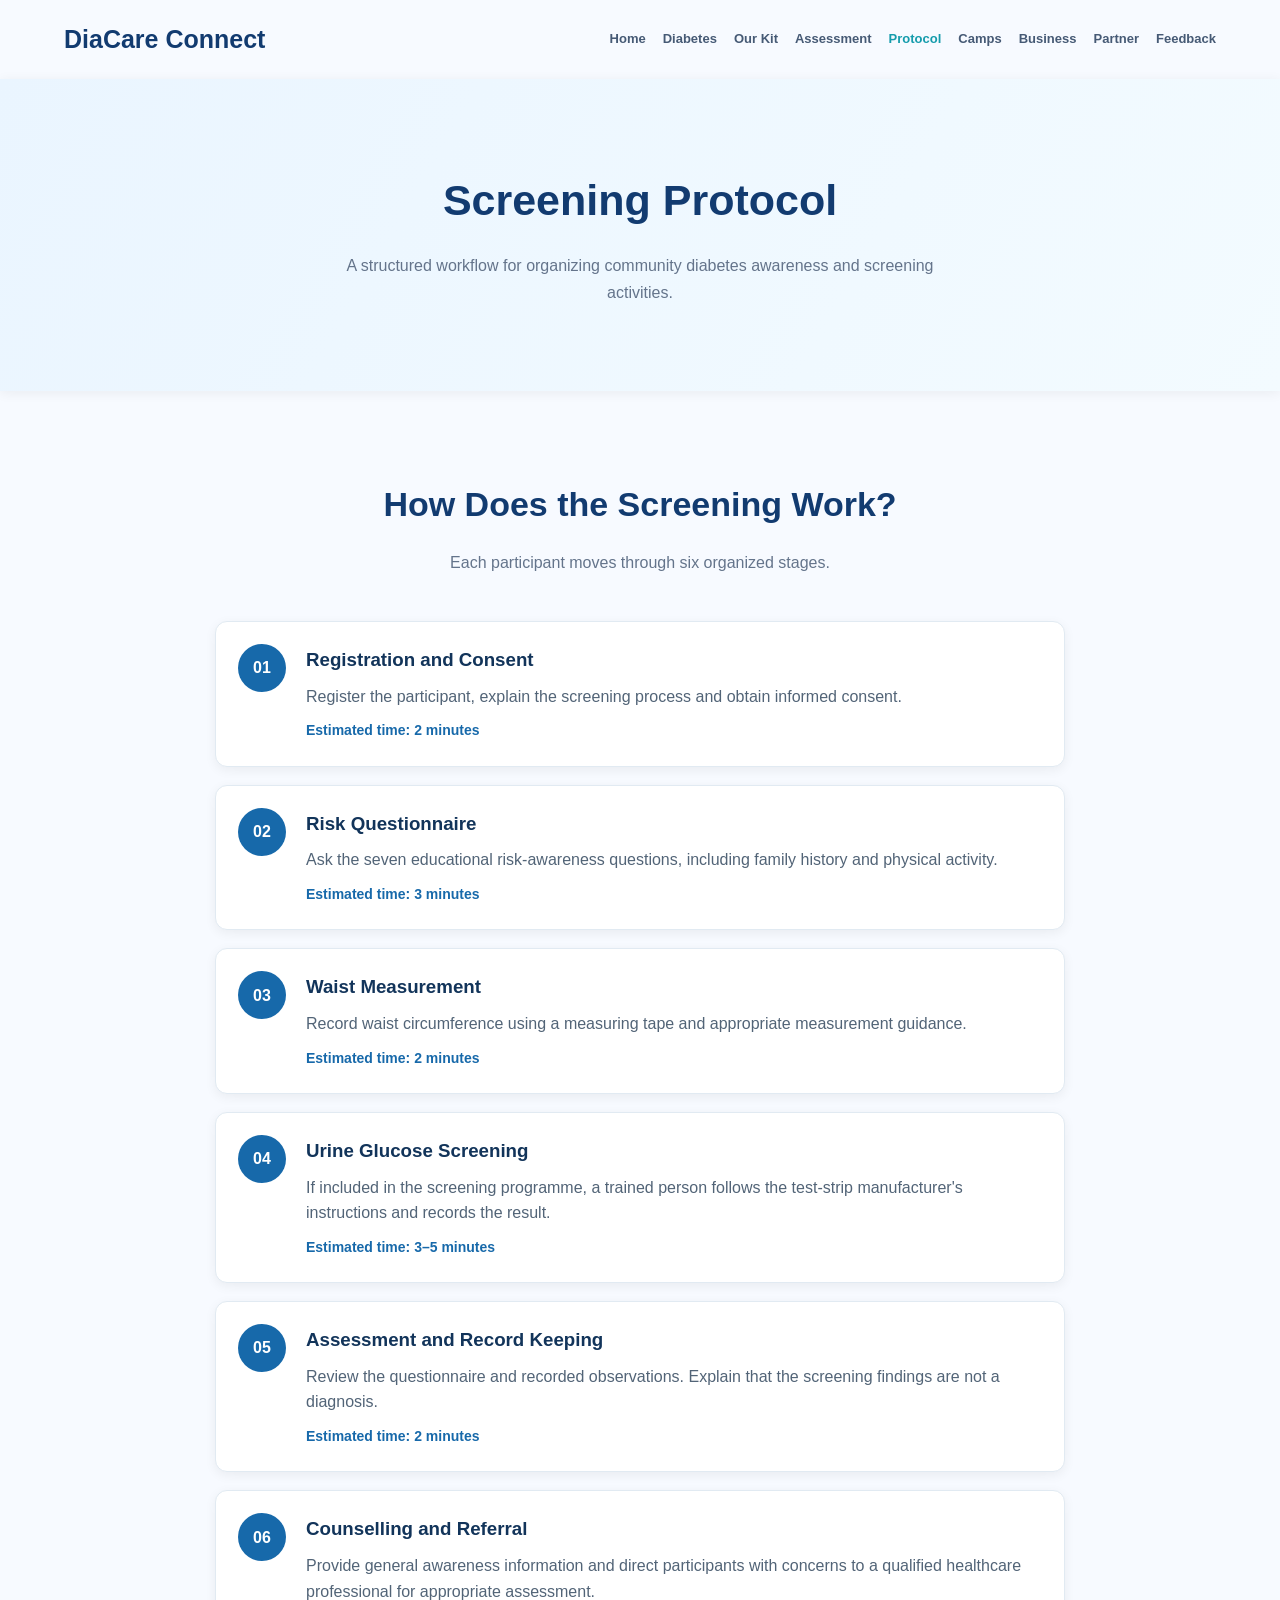
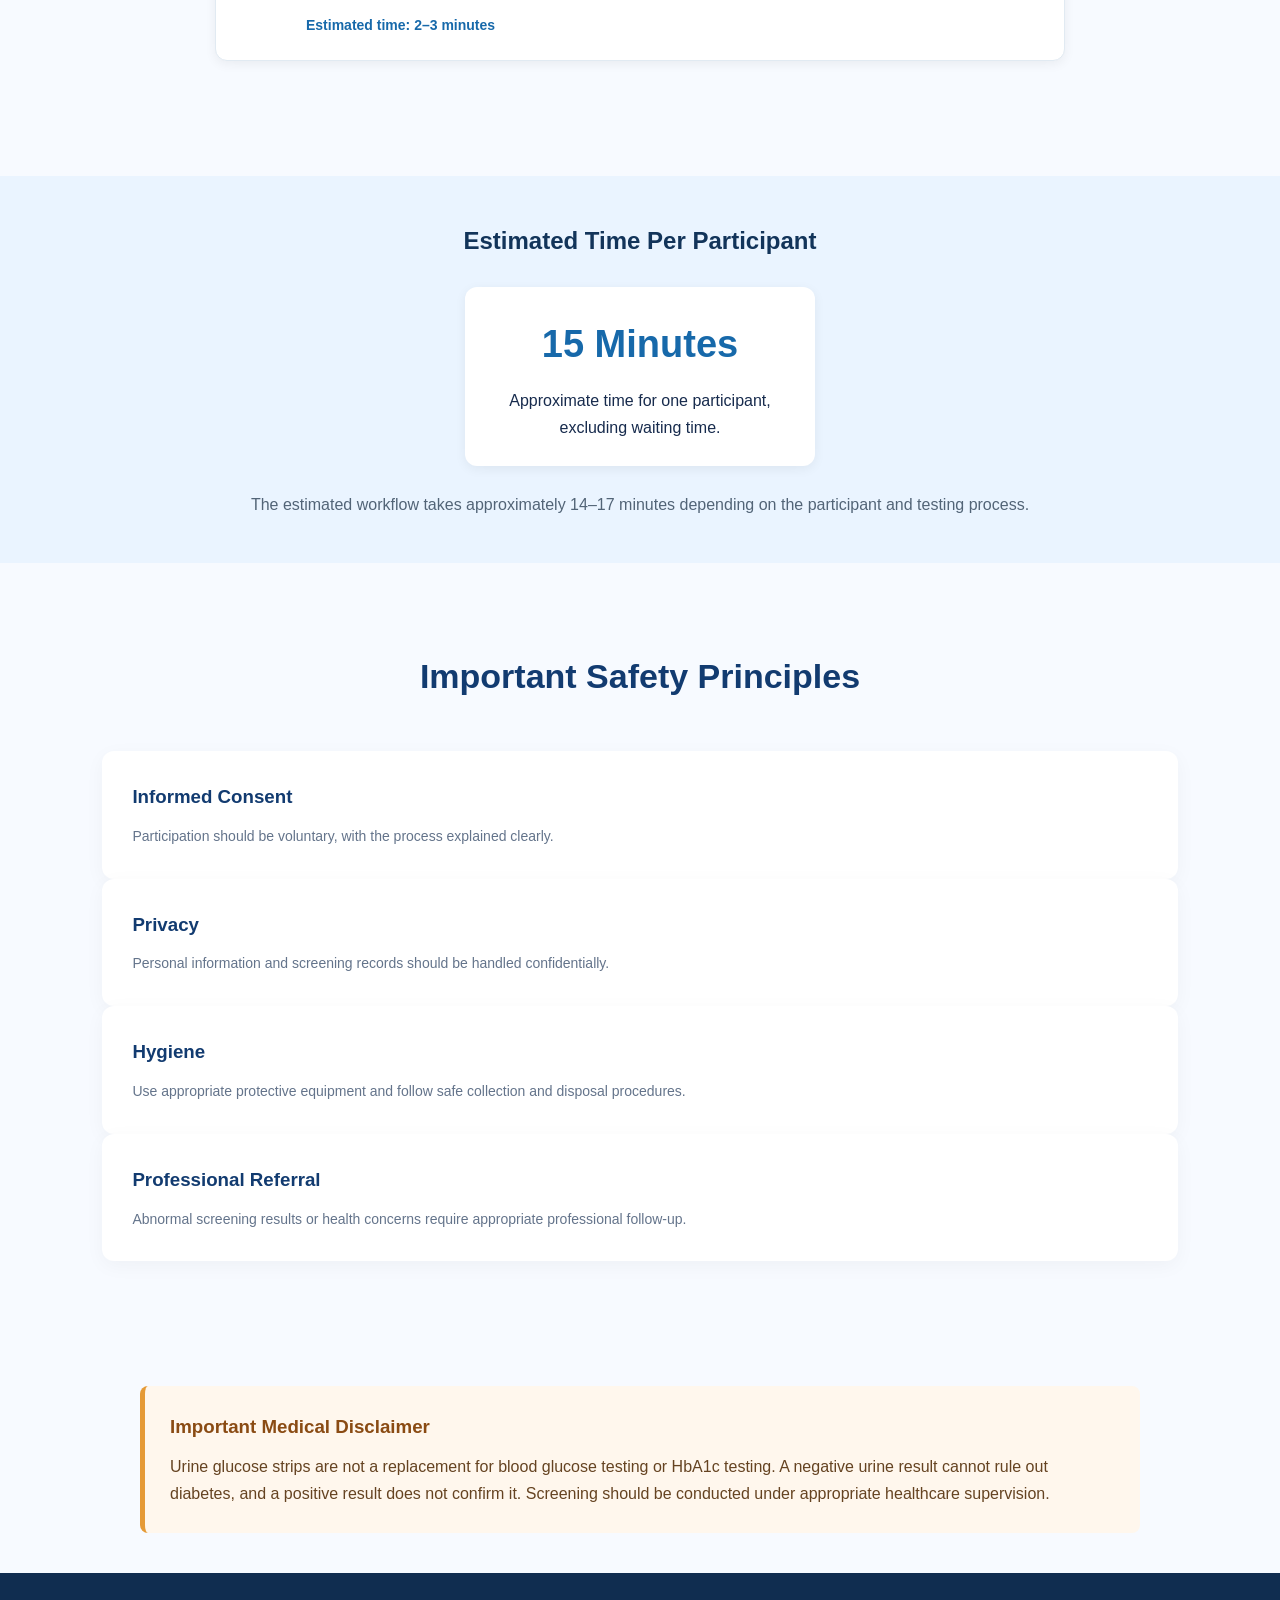
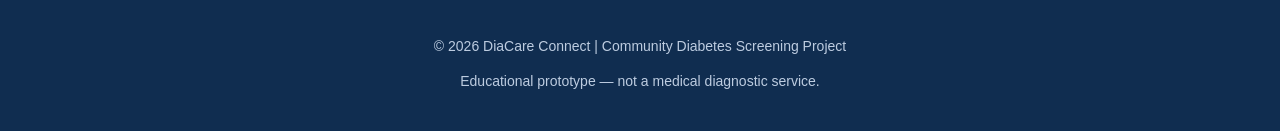
<file: protocol.html>
<!DOCTYPE html>
<html lang="en">
<head>
    <meta charset="UTF-8">
    <meta name="viewport" content="width=device-width, initial-scale=1.0">
    <title>Screening Protocol | DiaCare Connect</title>
    <link rel="stylesheet" href="style.css">
</head>
<body>

    <nav class="navbar">
        <div class="logo">DiaCare Connect</div>
        <div class="nav-links">
            <a href="index.html">Home</a>
            <a href="diabetes.html">Diabetes</a>
            <a href="kit.html">Our Kit</a>
            <a href="assessment.html">Assessment</a>
            <a href="protocol.html" class="active">Protocol</a>
            <a href="camps.html">Camps</a>
            <a href="business.html">Business</a>
            <a href="partner.html">Partner</a>
            <a href="feedback.html">Feedback</a>
        </div>
    </nav>

    <header class="page-hero">
        <h1>Screening Protocol</h1>
        <p>A structured workflow for organizing community diabetes awareness and screening activities.</p>
    </header>

    <section class="section">
        <div class="section-heading">
            <h2>How Does the Screening Work?</h2>
            <p>Each participant moves through six organized stages.</p>
        </div>

        <div class="protocol-list">

            <div class="protocol-card">
                <div class="protocol-number">01</div>
                <div>
                    <h3>Registration and Consent</h3>
                    <p>Register the participant, explain the screening process and obtain informed consent.</p>
                    <span>Estimated time: 2 minutes</span>
                </div>
            </div>

            <div class="protocol-card">
                <div class="protocol-number">02</div>
                <div>
                    <h3>Risk Questionnaire</h3>
                    <p>Ask the seven educational risk-awareness questions, including family history and physical activity.</p>
                    <span>Estimated time: 3 minutes</span>
                </div>
            </div>

            <div class="protocol-card">
                <div class="protocol-number">03</div>
                <div>
                    <h3>Waist Measurement</h3>
                    <p>Record waist circumference using a measuring tape and appropriate measurement guidance.</p>
                    <span>Estimated time: 2 minutes</span>
                </div>
            </div>

            <div class="protocol-card">
                <div class="protocol-number">04</div>
                <div>
                    <h3>Urine Glucose Screening</h3>
                    <p>If included in the screening programme, a trained person follows the test-strip manufacturer's instructions and records the result.</p>
                    <span>Estimated time: 3–5 minutes</span>
                </div>
            </div>

            <div class="protocol-card">
                <div class="protocol-number">05</div>
                <div>
                    <h3>Assessment and Record Keeping</h3>
                    <p>Review the questionnaire and recorded observations. Explain that the screening findings are not a diagnosis.</p>
                    <span>Estimated time: 2 minutes</span>
                </div>
            </div>

            <div class="protocol-card">
                <div class="protocol-number">06</div>
                <div>
                    <h3>Counselling and Referral</h3>
                    <p>Provide general awareness information and direct participants with concerns to a qualified healthcare professional for appropriate assessment.</p>
                    <span>Estimated time: 2–3 minutes</span>
                </div>
            </div>

        </div>
    </section>

    <section class="time-section">
        <h2>Estimated Time Per Participant</h2>
        <div class="time-display">
            <h3>15 Minutes</h3>
            <p>Approximate time for one participant, excluding waiting time.</p>
        </div>

        <p class="time-note">
            The estimated workflow takes approximately 14–17 minutes depending on the participant and testing process.
        </p>
    </section>

    <section class="section">
        <div class="section-heading">
            <h2>Important Safety Principles</h2>
        </div>

        <div class="card-grid">
            <div class="info-card">
                <h3>Informed Consent</h3>
                <p>Participation should be voluntary, with the process explained clearly.</p>
            </div>

            <div class="info-card">
                <h3>Privacy</h3>
                <p>Personal information and screening records should be handled confidentially.</p>
            </div>

            <div class="info-card">
                <h3>Hygiene</h3>
                <p>Use appropriate protective equipment and follow safe collection and disposal procedures.</p>
            </div>

            <div class="info-card">
                <h3>Professional Referral</h3>
                <p>Abnormal screening results or health concerns require appropriate professional follow-up.</p>
            </div>
        </div>
    </section>

    <section class="disclaimer-section">
        <h3>Important Medical Disclaimer</h3>
        <p>Urine glucose strips are not a replacement for blood glucose testing or HbA1c testing. A negative urine result cannot rule out diabetes, and a positive result does not confirm it. Screening should be conducted under appropriate healthcare supervision.</p>
    </section>

    <footer>
        <p>© 2026 DiaCare Connect | Community Diabetes Screening Project</p>
        <p>Educational prototype — not a medical diagnostic service.</p>
    </footer>

</body>
</html>
</file>
<file: style.css>
/* GENERAL SETTINGS */

* {
    margin: 0;
    padding: 0;
    box-sizing: border-box;
}

html {
    scroll-behavior: smooth;
}

body {
    font-family: Arial, Helvetica, sans-serif;
    background-color: #f7faff;
    color: #172b4d;
    line-height: 1.7;
}

a {
    text-decoration: none;
    color: inherit;
}


/* NAVIGATION BAR */

header {
    background-color: white;
    box-shadow: 0 2px 12px rgba(0,0,0,0.06);
    position: sticky;
    top: 0;
    z-index: 100;
}

.navbar {
    max-width: 1350px;
    margin: auto;
    padding: 18px 5%;
    display: flex;
    align-items: center;
    justify-content: space-between;
    gap: 20px;
}

.logo {
    font-size: 25px;
    font-weight: bold;
    color: #123b70;
    white-space: nowrap;
}

.logo span,
footer h2 span {
    color: #20a5b5;
}

.nav-links {
    display: flex;
    list-style: none;
    gap: 17px;
    flex-wrap: wrap;
    justify-content: center;
}

.nav-links a {
    font-size: 13px;
    font-weight: 600;
    color: #465a75;
    transition: 0.3s;
}

.nav-links a:hover,
.nav-links a.active {
    color: #159cac;
}


/* HERO SECTION */

.hero {
    min-height: 570px;
    padding: 85px 8%;
    background: linear-gradient(120deg, #eaf5ff, #f3fbff);
    display: flex;
    align-items: center;
    justify-content: space-between;
    gap: 50px;
}

.hero-content {
    max-width: 650px;
}

.tagline {
    color: #159cac;
    font-size: 13px;
    font-weight: bold;
    letter-spacing: 2px;
    margin-bottom: 15px;
}

.hero h1 {
    font-size: 51px;
    line-height: 1.2;
    color: #123b70;
    margin-bottom: 25px;
}

.hero h1 span {
    color: #159cac;
}

.hero-description {
    color: #52647c;
    font-size: 17px;
    margin-bottom: 30px;
    max-width: 580px;
}

.hero-buttons {
    display: flex;
    gap: 15px;
    flex-wrap: wrap;
}


/* BUTTONS */

.btn {
    display: inline-block;
    padding: 13px 25px;
    border-radius: 7px;
    font-size: 14px;
    font-weight: bold;
    transition: 0.3s;
}

.primary-btn {
    background-color: #123b70;
    color: white;
}

.primary-btn:hover {
    background-color: #159cac;
    transform: translateY(-3px);
}

.secondary-btn {
    border: 2px solid #123b70;
    color: #123b70;
}

.secondary-btn:hover {
    background-color: #123b70;
    color: white;
}

.white-btn {
    background-color: white;
    color: #123b70;
}

.white-btn:hover {
    background-color: #dff7fa;
}


/* HERO MEDICAL CARD */

.hero-visual {
    width: 390px;
    max-width: 100%;
}

.medical-card {
    background: white;
    border-radius: 20px;
    padding: 35px;
    box-shadow: 0 15px 40px rgba(18,59,112,0.12);
}

.medical-icon {
    width: 65px;
    height: 65px;
    border-radius: 15px;
    background: #e1f7fa;
    color: #159cac;
    font-size: 40px;
    text-align: center;
    line-height: 65px;
    margin-bottom: 20px;
}

.medical-card h2 {
    color: #123b70;
    margin-bottom: 8px;
}

.medical-card p {
    color: #64748b;
    font-size: 14px;
}

.card-divider {
    border-top: 1px solid #e5edf5;
    margin: 22px 0;
}

.feature {
    margin: 13px 0;
    font-size: 14px;
    font-weight: 600;
    color: #40536c;
}

.feature span {
    color: #159cac;
    margin-right: 10px;
}


/* GENERAL SECTIONS */

.section {
    padding: 85px 8%;
}

.section-heading {
    max-width: 750px;
    text-align: center;
    margin: 0 auto 45px;
}

.section-heading h2 {
    font-size: 34px;
    color: #123b70;
    margin-bottom: 15px;
}

.section-heading p {
    color: #64748b;
}


/* INFORMATION CARDS */

.info-grid,
.process-grid,
.target-grid {
    display: grid;
    grid-template-columns: repeat(3, 1fr);
    gap: 25px;
}

.info-card,
.process-card,
.target-card {
    background: white;
    padding: 30px;
    border-radius: 12px;
    box-shadow: 0 5px 20px rgba(0,0,0,0.04);
    transition: 0.3s;
}

.info-card:hover,
.process-card:hover,
.target-card:hover {
    transform: translateY(-5px);
    box-shadow: 0 10px 25px rgba(18,59,112,0.10);
}

.info-icon {
    font-size: 35px;
    color: #159cac;
    margin-bottom: 15px;
}

.info-card h3,
.process-card h3,
.target-card h3 {
    color: #123b70;
    margin-bottom: 12px;
}

.info-card p,
.process-card p,
.target-card p {
    color: #64748b;
    font-size: 14px;
}


/* SOLUTION SECTION */

.solution-section {
    background: #123b70;
    color: white;
    padding: 85px 10%;
}

.solution-content {
    max-width: 750px;
    margin: auto;
    text-align: center;
}

.solution-content h2 {
    font-size: 36px;
    margin-bottom: 20px;
}

.solution-content p {
    color: #dce9f7;
    margin-bottom: 18px;
}

.solution-content .btn {
    margin-top: 15px;
}

.solution-content .tagline {
    color: #63d6df;
}


/* PROCESS SECTION */

.process-grid {
    grid-template-columns: repeat(4, 1fr);
}

.step-number {
    color: #159cac;
    font-size: 32px;
    font-weight: bold;
    display: block;
    margin-bottom: 15px;
}

.center-button {
    text-align: center;
    margin-top: 40px;
}


/* TARGET USERS */

.target-section {
    background: #eaf5ff;
    padding: 85px 8%;
}

.target-grid {
    grid-template-columns: repeat(3, 1fr);
}


/* CALL TO ACTION */

.cta-section {
    background: #159cac;
    color: white;
    text-align: center;
    padding: 70px 20px;
}

.cta-section h2 {
    font-size: 34px;
    margin-bottom: 15px;
}

.cta-section p {
    margin-bottom: 25px;
}


/* FOOTER */

footer {
    background: #102d50;
    color: white;
    text-align: center;
    padding: 50px 8% 25px;
}

footer h2 {
    margin-bottom: 10px;
}

footer > p {
    color: #bdcce0;
    font-size: 14px;
    margin: 12px 0;
}

.footer-links {
    display: flex;
    justify-content: center;
    gap: 25px;
    flex-wrap: wrap;
    margin: 25px 0;
}

.footer-links a {
    color: #dce9f7;
    font-size: 13px;
}

.footer-links a:hover {
    color: #63d6df;
}

.disclaimer {
    max-width: 750px;
    margin: 25px auto !important;
    font-size: 12px !important;
}

.copyright {
    border-top: 1px solid #38516d;
    padding-top: 20px;
    margin-top: 30px !important;
}


/* RESPONSIVE DESIGN */

@media (max-width: 1000px) {

    .navbar {
        flex-direction: column;
    }

    .nav-links {
        gap: 12px;
    }

    .hero {
        flex-direction: column;
        text-align: center;
    }

    .hero-buttons {
        justify-content: center;
    }

    .hero-visual {
        width: 100%;
        max-width: 400px;
    }

    .process-grid {
        grid-template-columns: repeat(2, 1fr);
    }

}

@media (max-width: 650px) {

    .hero h1 {
        font-size: 36px;
    }

    .section-heading h2,
    .solution-content h2 {
        font-size: 28px;
    }

    .info-grid,
    .process-grid,
    .target-grid {
        grid-template-columns: 1fr;
    }

    .nav-links {
        gap: 10px;
    }

    .nav-links a {
        font-size: 12px;
    }

    .section {
        padding: 60px 6%;
    }

}

/* INNER PAGE HERO */

.page-hero {
    background: linear-gradient(120deg, #eaf5ff, #f3fbff);
    padding: 85px 8%;
    text-align: center;
}

.page-hero h1 {
    color: #123b70;
    font-size: 43px;
    margin-bottom: 15px;
}

.page-hero p:last-child {
    color: #64748b;
    max-width: 650px;
    margin: auto;
}


/* ALTERNATE SECTION */

.alternate-section {
    background: #eaf5ff;
    padding: 85px 8%;
}


/* CONTENT BOX */

.content-box {
    max-width: 950px;
    margin: auto;
    padding: 35px;
    background: white;
    border-radius: 14px;
    box-shadow: 0 5px 20px rgba(0,0,0,0.04);
}

.content-box h3 {
    color: #123b70;
    margin: 22px 0 12px;
}

.content-box h3:first-child {
    margin-top: 0;
}

.content-box p {
    color: #52647c;
    margin-bottom: 15px;
}


/* TYPE CARDS */

.type-grid {
    display: grid;
    grid-template-columns: repeat(3, 1fr);
    gap: 25px;
}

.type-card {
    background: white;
    padding: 30px;
    border-radius: 13px;
    box-shadow: 0 5px 20px rgba(0,0,0,0.04);
    transition: 0.3s;
}

.type-card:hover {
    transform: translateY(-5px);
}

.type-number {
    font-size: 35px;
    font-weight: bold;
    color: #159cac;
    margin-bottom: 15px;
}

.type-card h3 {
    color: #123b70;
    margin-bottom: 12px;
}

.type-card p {
    color: #64748b;
    font-size: 14px;
    margin-bottom: 20px;
}

.type-label {
    display: inline-block;
    color: #159cac;
    background: #e6f8fa;
    padding: 7px 12px;
    border-radius: 5px;
    font-size: 12px;
    font-weight: bold;
}


/* SYMPTOMS */

.symptom-grid {
    display: grid;
    grid-template-columns: repeat(3, 1fr);
    gap: 20px;
}

.symptom-item {
    padding: 25px;
    background: white;
    border-radius: 12px;
    text-align: center;
    box-shadow: 0 5px 15px rgba(0,0,0,0.04);
}

.symptom-item span {
    font-size: 35px;
}

.symptom-item h3 {
    color: #123b70;
    margin: 12px 0;
}

.symptom-item p {
    color: #64748b;
    font-size: 14px;
}

.medical-note {
    max-width: 950px;
    margin: 25px auto 0;
    padding: 20px;
    background: #fff6e5;
    border-left: 4px solid #e5a52e;
    color: #76521a;
    border-radius: 5px;
}


/* STYLED LIST */

.styled-list {
    padding-left: 25px;
    margin-bottom: 20px;
    color: #52647c;
}

.styled-list li {
    margin: 10px 0;
}


/* ACCURACY CARDS */

.accuracy-grid {
    display: grid;
    grid-template-columns: repeat(2, 1fr);
    gap: 25px;
    margin-bottom: 30px;
}

.accuracy-card {
    padding: 30px;
    background: white;
    border-radius: 12px;
    box-shadow: 0 5px 20px rgba(0,0,0,0.04);
}

.accuracy-card h3 {
    color: #123b70;
    font-size: 24px;
    margin-bottom: 15px;
}

.accuracy-card p {
    color: #64748b;
}

.accuracy-highlight {
    margin-top: 20px;
    padding: 15px;
    background: #e6f8fa;
    color: #117b8a;
    font-weight: bold;
    border-radius: 7px;
}


/* FALSE POSITIVE AND NEGATIVE */

.error-grid {
    display: grid;
    grid-template-columns: repeat(2, 1fr);
    gap: 25px;
    margin-bottom: 30px;
}

.error-card {
    background: white;
    padding: 30px;
    border-radius: 12px;
    border-top: 4px solid #159cac;
}

.error-card h3 {
    color: #123b70;
    margin-bottom: 12px;
}

.error-card p {
    color: #64748b;
    margin-bottom: 15px;
}

.error-card span {
    font-size: 13px;
    color: #159cac;
    font-weight: bold;
}


/* RESPONSIVE INNER PAGES */

@media (max-width: 750px) {

    .type-grid,
    .symptom-grid {
        grid-template-columns: 1fr;
    }

    .accuracy-grid,
    .error-grid {
        grid-template-columns: 1fr;
    }

    .page-hero h1 {
        font-size: 34px;
    }

}

/* KIT INTRODUCTION */

.kit-intro {
    max-width: 1100px;
    margin: auto;
    display: grid;
    grid-template-columns: 1.5fr 1fr;
    gap: 35px;
    align-items: center;
}

.kit-intro h3 {
    color: #123b70;
    font-size: 25px;
    margin-bottom: 15px;
}

.kit-intro p {
    color: #64748b;
    margin-bottom: 15px;
}

.kit-highlight {
    background: #123b70;
    color: white;
    padding: 35px;
    border-radius: 15px;
}

.kit-highlight h3 {
    color: white;
}

.kit-highlight p {
    color: #dce9f7;
}

.kit-symbol {
    font-size: 40px;
    color: #63d6df;
}


/* INVENTORY */

.inventory-grid {
    display: grid;
    grid-template-columns: repeat(3, 1fr);
    gap: 22px;
}

.inventory-card {
    background: white;
    padding: 28px;
    border-radius: 13px;
    box-shadow: 0 5px 20px rgba(0,0,0,0.04);
    transition: 0.3s;
}

.inventory-card:hover {
    transform: translateY(-5px);
}

.inventory-icon {
    font-size: 38px;
    margin-bottom: 15px;
}

.inventory-card h3 {
    color: #123b70;
    margin-bottom: 12px;
}

.inventory-card p {
    color: #64748b;
    font-size: 14px;
    margin-bottom: 18px;
}

.inventory-category {
    display: inline-block;
    background: #e6f8fa;
    color: #117b8a;
    padding: 6px 10px;
    border-radius: 5px;
    font-size: 11px;
    font-weight: bold;
}


/* COST TABLE */

.cost-table-container {
    max-width: 950px;
    margin: auto;
    background: white;
    padding: 25px;
    border-radius: 13px;
    overflow-x: auto;
    box-shadow: 0 5px 20px rgba(0,0,0,0.04);
}

.cost-table {
    width: 100%;
    border-collapse: collapse;
    min-width: 500px;
}

.cost-table th {
    background: #123b70;
    color: white;
    padding: 16px;
    text-align: left;
}

.cost-table td {
    padding: 15px;
    border-bottom: 1px solid #e5edf5;
    color: #52647c;
}

.cost-table tr:hover {
    background: #f2faff;
}

.cost-note {
    color: #64748b;
    font-size: 12px;
    margin-top: 18px;
}


/* ADVANTAGES */

.advantage-grid {
    display: grid;
    grid-template-columns: repeat(3, 1fr);
    gap: 22px;
}

.advantage-card {
    background: white;
    padding: 30px;
    border-radius: 12px;
    box-shadow: 0 5px 20px rgba(0,0,0,0.04);
}

.advantage-card span {
    color: #159cac;
    font-size: 30px;
    font-weight: bold;
}

.advantage-card h3 {
    color: #123b70;
    margin: 12px 0;
}

.advantage-card p {
    color: #64748b;
    font-size: 14px;
}


/* LIMITATIONS */

.limitation-box {
    max-width: 950px;
    margin: auto;
    background: #fff7e9;
    padding: 35px;
    border-radius: 12px;
    border-left: 5px solid #e5a52e;
}

.limitation-box h3 {
    color: #76521a;
    margin-bottom: 18px;
}

.limitation-box ul {
    padding-left: 22px;
    color: #76521a;
}

.limitation-box li {
    margin: 12px 0;
}


/* RESPONSIVE */

@media (max-width: 800px) {

    .kit-intro {
        grid-template-columns: 1fr;
    }

    .inventory-grid,
    .advantage-grid {
        grid-template-columns: repeat(2, 1fr);
    }

}

@media (max-width: 550px) {

    .inventory-grid,
    .advantage-grid {
        grid-template-columns: 1fr;
    }

}


/* ASSESSMENT PAGE */

.assessment-section {
    max-width: 850px;
    margin: 40px auto;
    padding: 20px;
}

.assessment-notice {
    background: #eaf4ff;
    border-left: 5px solid #2475b9;
    padding: 20px;
    border-radius: 8px;
    margin-bottom: 25px;
}

.assessment-notice h3 {
    color: #12345a;
    margin-bottom: 10px;
}

.assessment-form {
    display: flex;
    flex-direction: column;
    gap: 20px;
}

.question-card {
    background: white;
    padding: 24px;
    border-radius: 12px;
    box-shadow: 0 3px 12px rgba(0, 0, 0, 0.07);
    border: 1px solid #e1eaf2;
}

.question-card h3 {
    color: #12345a;
    margin-bottom: 15px;
}

.question-card label {
    display: block;
    margin: 12px 0;
    color: #34495e;
    cursor: pointer;
}

.question-card input {
    margin-right: 10px;
    accent-color: #2475b9;
}

.question-note {
    color: #64748b;
    font-size: 14px;
    margin-bottom: 12px;
}

.btn {
    background: #1769aa;
    color: white;
    border: none;
    padding: 13px 24px;
    border-radius: 7px;
    font-size: 16px;
    cursor: pointer;
    margin-right: 8px;
}

.btn:hover {
    background: #104d80;
}

.reset-btn {
    background: #64748b;
}

.result-box {
    background: #f0f7ff;
    border: 1px solid #b9d8f5;
    padding: 25px;
    margin-top: 30px;
    border-radius: 12px;
}

.result-box h2,
.result-box h3 {
    color: #12345a;
    margin-bottom: 12px;
}

.result-warning {
    color: #8a3b25;
    font-size: 14px;
    margin-top: 15px;
}

@media (max-width: 600px) {
    .assessment-section {
        padding: 12px;
    }

    .question-card {
        padding: 18px;
    }

    .btn {
        margin-bottom: 8px;
    }
}


/* PROTOCOL PAGE */

.protocol-list {
    max-width: 850px;
    margin: 30px auto;
    display: flex;
    flex-direction: column;
    gap: 18px;
}

.protocol-card {
    display: flex;
    align-items: flex-start;
    gap: 20px;
    background: white;
    padding: 22px;
    border-radius: 12px;
    box-shadow: 0 3px 12px rgba(0, 0, 0, 0.06);
    border: 1px solid #e1eaf2;
}

.protocol-number {
    min-width: 48px;
    height: 48px;
    background: #1769aa;
    color: white;
    display: flex;
    align-items: center;
    justify-content: center;
    border-radius: 50%;
    font-weight: bold;
}

.protocol-card h3 {
    color: #12345a;
    margin-bottom: 8px;
}

.protocol-card p {
    color: #526477;
    line-height: 1.6;
}

.protocol-card span {
    display: inline-block;
    margin-top: 10px;
    color: #1769aa;
    font-weight: bold;
    font-size: 14px;
}

.time-section {
    background: #eaf4ff;
    padding: 45px 20px;
    text-align: center;
}

.time-section h2 {
    color: #12345a;
}

.time-display {
    max-width: 350px;
    margin: 25px auto;
    background: white;
    padding: 25px;
    border-radius: 12px;
    box-shadow: 0 3px 12px rgba(0, 0, 0, 0.06);
}

.time-display h3 {
    font-size: 38px;
    color: #1769aa;
    margin-bottom: 10px;
}

.time-note {
    color: #526477;
}

.disclaimer-section {
    background: #fff7ed;
    border-left: 5px solid #e59a36;
    max-width: 1000px;
    margin: 40px auto;
    padding: 25px;
    border-radius: 8px;
}

.disclaimer-section h3 {
    color: #8a4b13;
    margin-bottom: 10px;
}

.disclaimer-section p {
    color: #654321;
    line-height: 1.7;
}

@media (max-width: 600px) {
    .protocol-card {
        gap: 12px;
        padding: 16px;
    }

    .protocol-number {
        min-width: 40px;
        height: 40px;
    }

    .time-display h3 {
        font-size: 32px;
    }
}


/* COMMUNITY CAMPS PAGE */

.camp-section {
    background: #f3f8fc;
    padding: 45px 20px;
}

.partner-grid {
    max-width: 1100px;
    margin: 30px auto;
    display: grid;
    grid-template-columns: repeat(4, 1fr);
    gap: 20px;
}

.partner-card {
    background: white;
    padding: 25px 18px;
    text-align: center;
    border-radius: 12px;
    box-shadow: 0 3px 12px rgba(0, 0, 0, 0.06);
    border: 1px solid #e1eaf2;
}

.partner-icon {
    font-size: 35px;
    margin-bottom: 15px;
}

.partner-card h3 {
    color: #12345a;
    margin-bottom: 10px;
}

.partner-card p {
    color: #526477;
    line-height: 1.6;
}

.camp-timeline {
    max-width: 850px;
    margin: 30px auto;
    display: flex;
    flex-direction: column;
    gap: 20px;
}

.timeline-item {
    display: flex;
    align-items: flex-start;
    gap: 18px;
    background: white;
    padding: 20px;
    border-radius: 10px;
    border-left: 4px solid #1769aa;
    box-shadow: 0 3px 10px rgba(0, 0, 0, 0.05);
}

.timeline-item span {
    background: #1769aa;
    color: white;
    min-width: 42px;
    height: 42px;
    display: flex;
    align-items: center;
    justify-content: center;
    border-radius: 50%;
    font-weight: bold;
}

.timeline-item h3 {
    color: #12345a;
    margin-bottom: 8px;
}

.timeline-item p {
    color: #526477;
    line-height: 1.6;
}

.camp-highlight {
    background: #12345a;
    color: white;
    text-align: center;
    padding: 50px 20px;
}

.camp-highlight h2 {
    margin-bottom: 12px;
}

.camp-highlight > p {
    color: #d9e9f8;
}

.camp-stats {
    max-width: 850px;
    margin: 35px auto 0;
    display: grid;
    grid-template-columns: repeat(3, 1fr);
    gap: 20px;
}

.camp-stats div {
    background: rgba(255, 255, 255, 0.1);
    padding: 25px 15px;
    border-radius: 10px;
}

.camp-stats h3 {
    font-size: 32px;
    color: #8ed0ff;
    margin-bottom: 8px;
}

.camp-stats p {
    color: #e4eff9;
}

@media (max-width: 800px) {
    .partner-grid {
        grid-template-columns: repeat(2, 1fr);
    }
}

@media (max-width: 500px) {
    .partner-grid {
        grid-template-columns: 1fr;
    }

    .camp-stats {
        grid-template-columns: 1fr;
    }

    .timeline-item {
        padding: 15px;
        gap: 12px;
    }
}

/* BUSINESS PAGE */

.business-grid {
    max-width: 1100px;
    margin: 30px auto;
    display: grid;
    grid-template-columns: repeat(4, 1fr);
    gap: 18px;
}

.business-card {
    background: white;
    padding: 25px 18px;
    border-radius: 12px;
    text-align: center;
    border: 1px solid #e1eaf2;
    box-shadow: 0 3px 12px rgba(0, 0, 0, 0.06);
}

.business-card h3 {
    color: #526477;
    font-size: 16px;
    margin-bottom: 15px;
}

.business-amount {
    color: #1769aa;
    font-size: 30px;
    font-weight: bold;
    margin-bottom: 10px;
}

.business-card p:last-child {
    color: #64748b;
    line-height: 1.5;
}

.business-section {
    background: #f3f8fc;
    padding: 45px 20px;
}

.revenue-content {
    max-width: 1000px;
    margin: 30px auto;
    display: grid;
    grid-template-columns: repeat(3, 1fr);
    gap: 20px;
}

.revenue-card {
    background: white;
    padding: 25px;
    border-radius: 12px;
    border-top: 4px solid #1769aa;
    box-shadow: 0 3px 12px rgba(0, 0, 0, 0.05);
}

.revenue-card h3 {
    color: #12345a;
    margin-bottom: 12px;
}

.revenue-card p {
    color: #526477;
    line-height: 1.6;
}

.calculation-box {
    max-width: 750px;
    margin: 30px auto;
    background: white;
    padding: 25px;
    border-radius: 12px;
    box-shadow: 0 3px 12px rgba(0, 0, 0, 0.06);
}

.calculation-row {
    display: flex;
    justify-content: space-between;
    gap: 15px;
    padding: 15px 5px;
    border-bottom: 1px solid #e5edf4;
    color: #526477;
}

.calculation-row strong {
    color: #12345a;
}

.formula-box {
    background: #eaf4ff;
    text-align: center;
    margin-top: 25px;
    padding: 25px 15px;
    border-radius: 10px;
}

.formula-box h3 {
    color: #12345a;
    margin-bottom: 12px;
}

.formula-box p {
    color: #526477;
    margin-bottom: 12px;
}

.formula-box .formula {
    color: #1769aa;
    font-size: 22px;
    font-weight: bold;
    margin: 20px 0;
}

.formula-box h2 {
    color: #12345a;
    font-size: 30px;
}

.monthly-card {
    max-width: 1000px;
    margin: 30px auto;
    display: grid;
    grid-template-columns: repeat(3, 1fr);
    gap: 18px;
}

.monthly-card div {
    background: white;
    padding: 25px 15px;
    text-align: center;
    border-radius: 10px;
    box-shadow: 0 3px 12px rgba(0, 0, 0, 0.05);
}

.monthly-card span {
    color: #64748b;
    font-size: 14px;
}

.monthly-card h3 {
    color: #1769aa;
    font-size: 26px;
    margin-top: 12px;
}

.business-note {
    max-width: 850px;
    margin: 20px auto 0;
    color: #526477;
    line-height: 1.7;
    text-align: center;
}

@media (max-width: 850px) {
    .business-grid {
        grid-template-columns: repeat(2, 1fr);
    }

    .revenue-content {
        grid-template-columns: 1fr;
    }
}

@media (max-width: 550px) {
    .business-grid,
    .monthly-card {
        grid-template-columns: 1fr;
    }

    .calculation-box {
        padding: 15px;
    }

    .calculation-row {
        font-size: 14px;
    }
}


/* PARTNERSHIP PAGE */

.partner-section {
    background: #f3f8fc;
    padding: 45px 20px;
}

.proposal-grid {
    max-width: 950px;
    margin: 30px auto;
    display: grid;
    grid-template-columns: repeat(2, 1fr);
    gap: 25px;
}

.proposal-card {
    background: white;
    padding: 30px;
    border-radius: 12px;
    box-shadow: 0 3px 12px rgba(0, 0, 0, 0.06);
    border: 1px solid #e1eaf2;
}

.proposal-card h3 {
    color: #12345a;
    margin-bottom: 20px;
    font-size: 21px;
}

.proposal-card ul {
    padding-left: 20px;
}

.proposal-card li {
    color: #526477;
    margin-bottom: 14px;
    line-height: 1.5;
}

.partner-highlight {
    background: #12345a;
    text-align: center;
    padding: 55px 20px;
    color: white;
}

.partner-highlight h2 {
    margin-bottom: 15px;
}

.partner-highlight p {
    color: #d9e9f8;
    max-width: 650px;
    margin: 0 auto 25px;
    line-height: 1.7;
}

.partner-btn {
    display: inline-block;
    text-decoration: none;
    background: #ffffff;
    color: #12345a;
}

.partner-btn:hover {
    background: #dceeff;
}

@media (max-width: 650px) {
    .proposal-grid {
        grid-template-columns: 1fr;
    }

    .proposal-card {
        padding: 22px;
    }
}


/* FEEDBACK PAGE */

.feedback-section {
    max-width: 750px;
    margin: 45px auto;
    padding: 20px;
}

.feedback-intro {
    text-align: center;
    margin-bottom: 30px;
}

.feedback-intro h2 {
    color: #12345a;
    margin-bottom: 12px;
}

.feedback-intro p {
    color: #64748b;
    line-height: 1.6;
}

.feedback-form {
    background: white;
    padding: 30px;
    border-radius: 14px;
    box-shadow: 0 4px 15px rgba(0, 0, 0, 0.07);
    border: 1px solid #e1eaf2;
}

.feedback-form > label {
    display: block;
    color: #12345a;
    font-weight: bold;
    margin: 20px 0 10px;
}

.feedback-form input[type="text"],
.feedback-form select,
.feedback-form textarea {
    width: 100%;
    padding: 13px;
    border: 1px solid #cbd5e1;
    border-radius: 7px;
    font-size: 15px;
    font-family: inherit;
}

.feedback-form textarea {
    resize: vertical;
}

.rating-options {
    display: flex;
    flex-direction: column;
    gap: 12px;
    padding: 15px;
    background: #f3f8fc;
    border-radius: 8px;
}

.rating-options label {
    color: #526477;
    cursor: pointer;
}

.rating-options input {
    margin-right: 8px;
    accent-color: #1769aa;
}

.feedback-form input:focus,
.feedback-form select:focus,
.feedback-form textarea:focus {
    outline: 2px solid #8ecaff;
    border-color: #1769aa;
}

.feedback-reset {
    background: #64748b;
}

.feedback-message {
    margin-top: 25px;
    background: #eaf7ef;
    border-left: 5px solid #29965b;
    padding: 22px;
    border-radius: 8px;
}

.feedback-message h3 {
    color: #17663a;
    margin-bottom: 10px;
}

.feedback-message p {
    color: #365b45;
    line-height: 1.6;
}

.feedback-bottom {
    background: #12345a;
    color: white;
    text-align: center;
    padding: 50px 20px;
}

.feedback-bottom h2 {
    margin-bottom: 12px;
}

.feedback-bottom p {
    color: #d9e9f8;
    margin-bottom: 25px;
}

.feedback-bottom .btn {
    display: inline-block;
    text-decoration: none;
    background: white;
    color: #12345a;
}

.feedback-bottom .btn:hover {
    background: #dceeff;
}

@media (max-width: 600px) {
    .feedback-section {
        padding: 12px;
    }

    .feedback-form {
        padding: 20px;
    }
}
</file>
